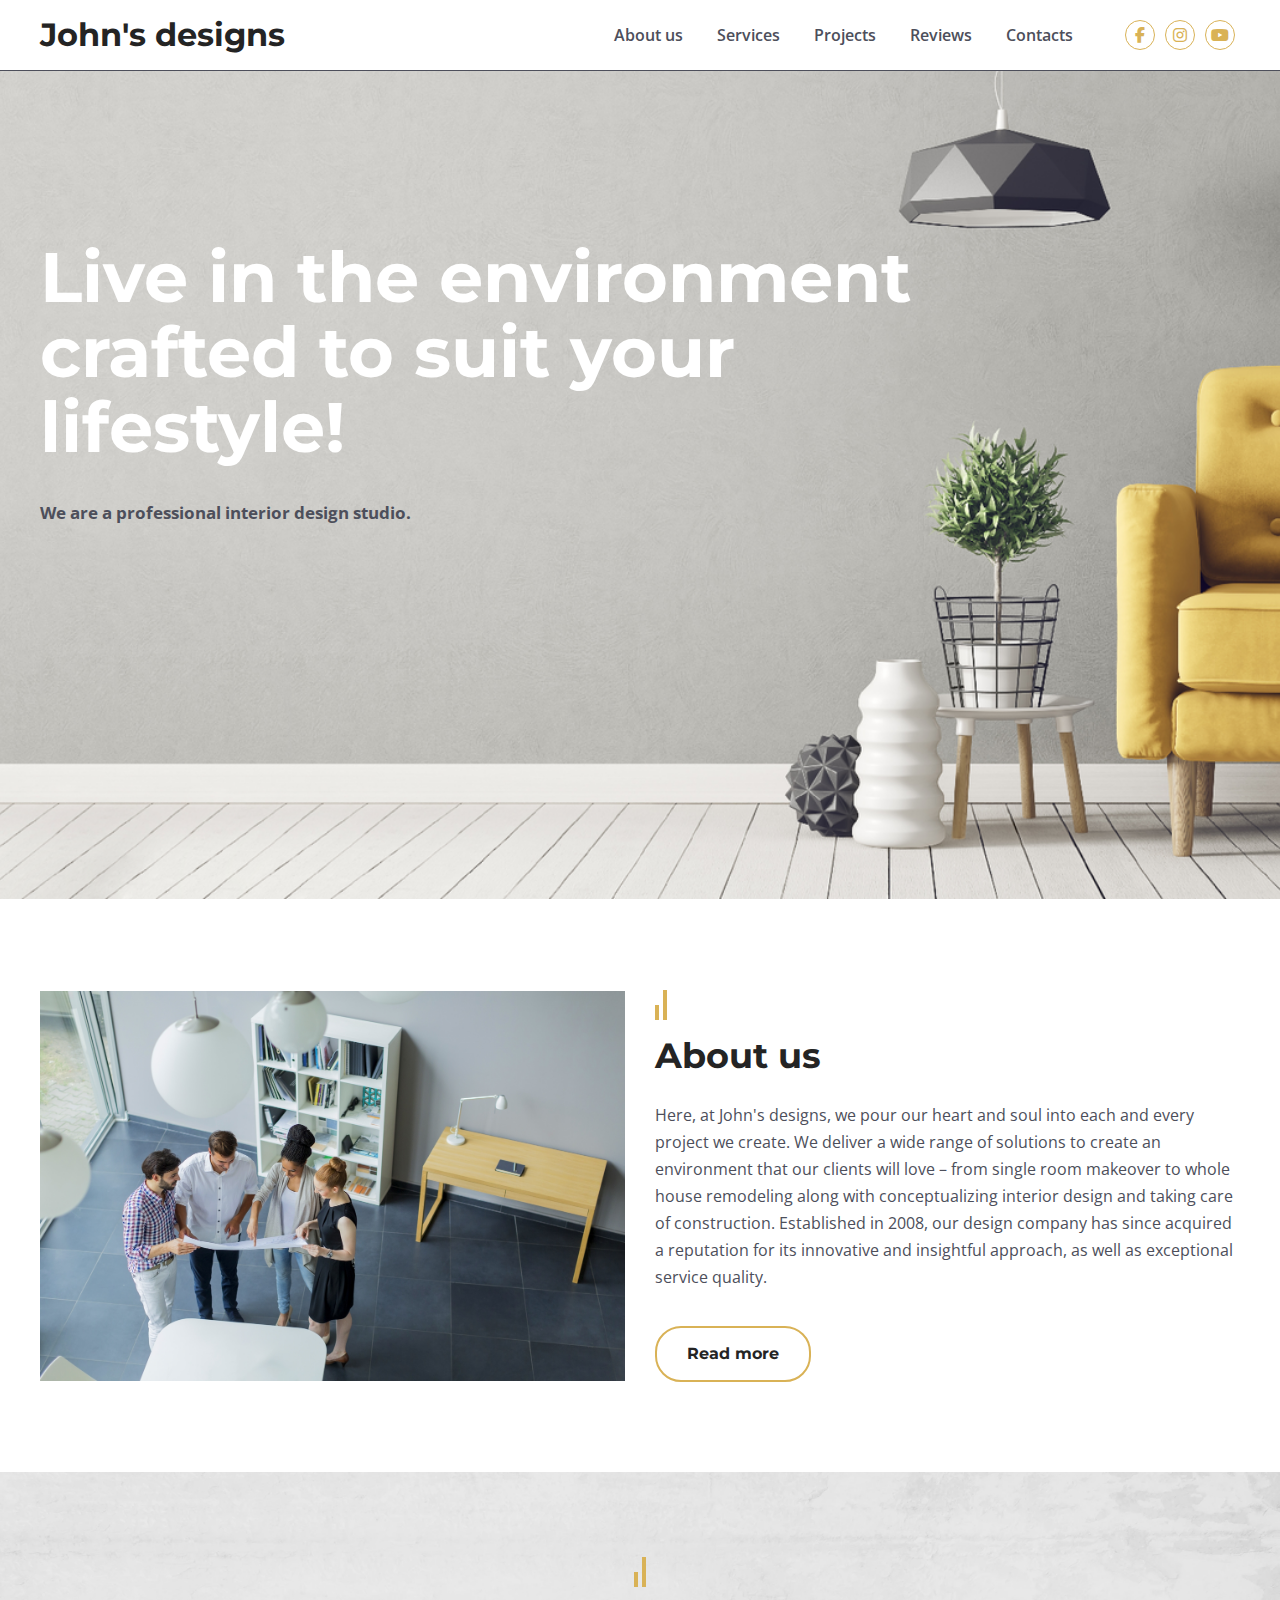
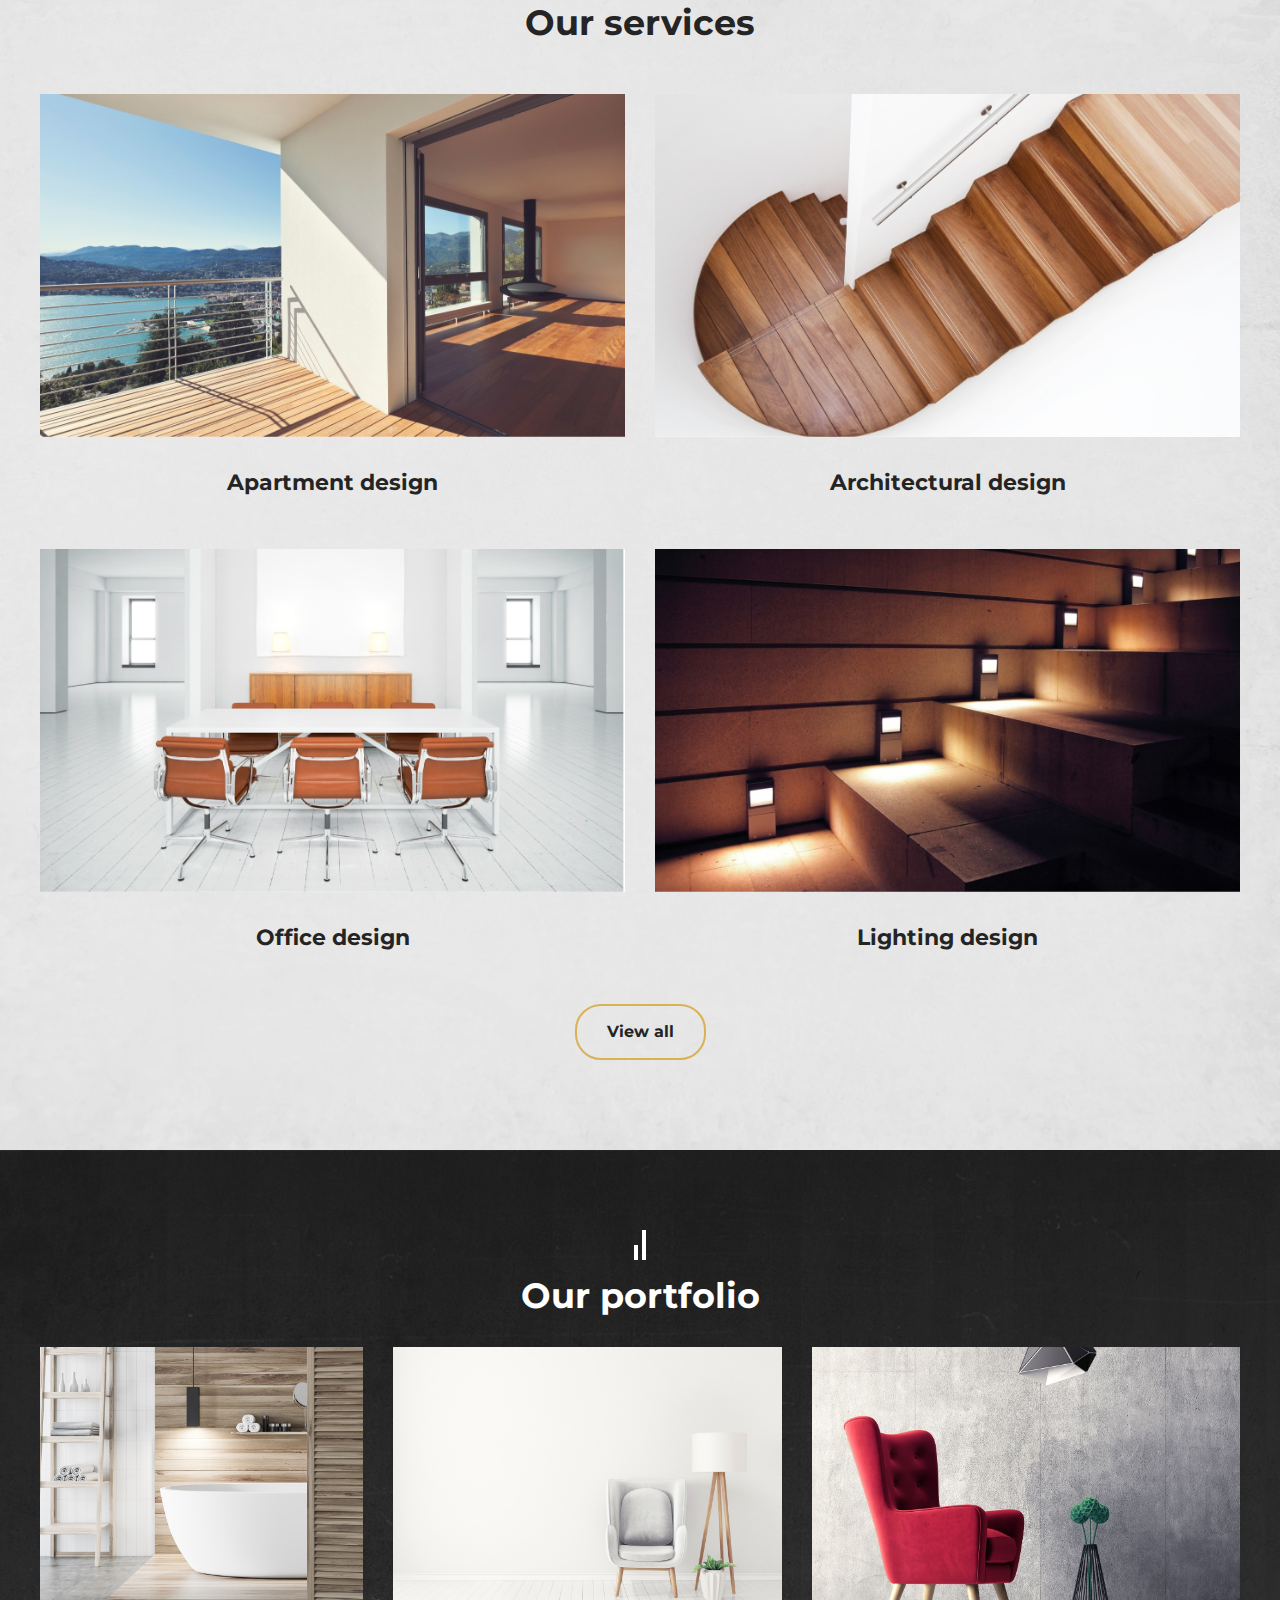
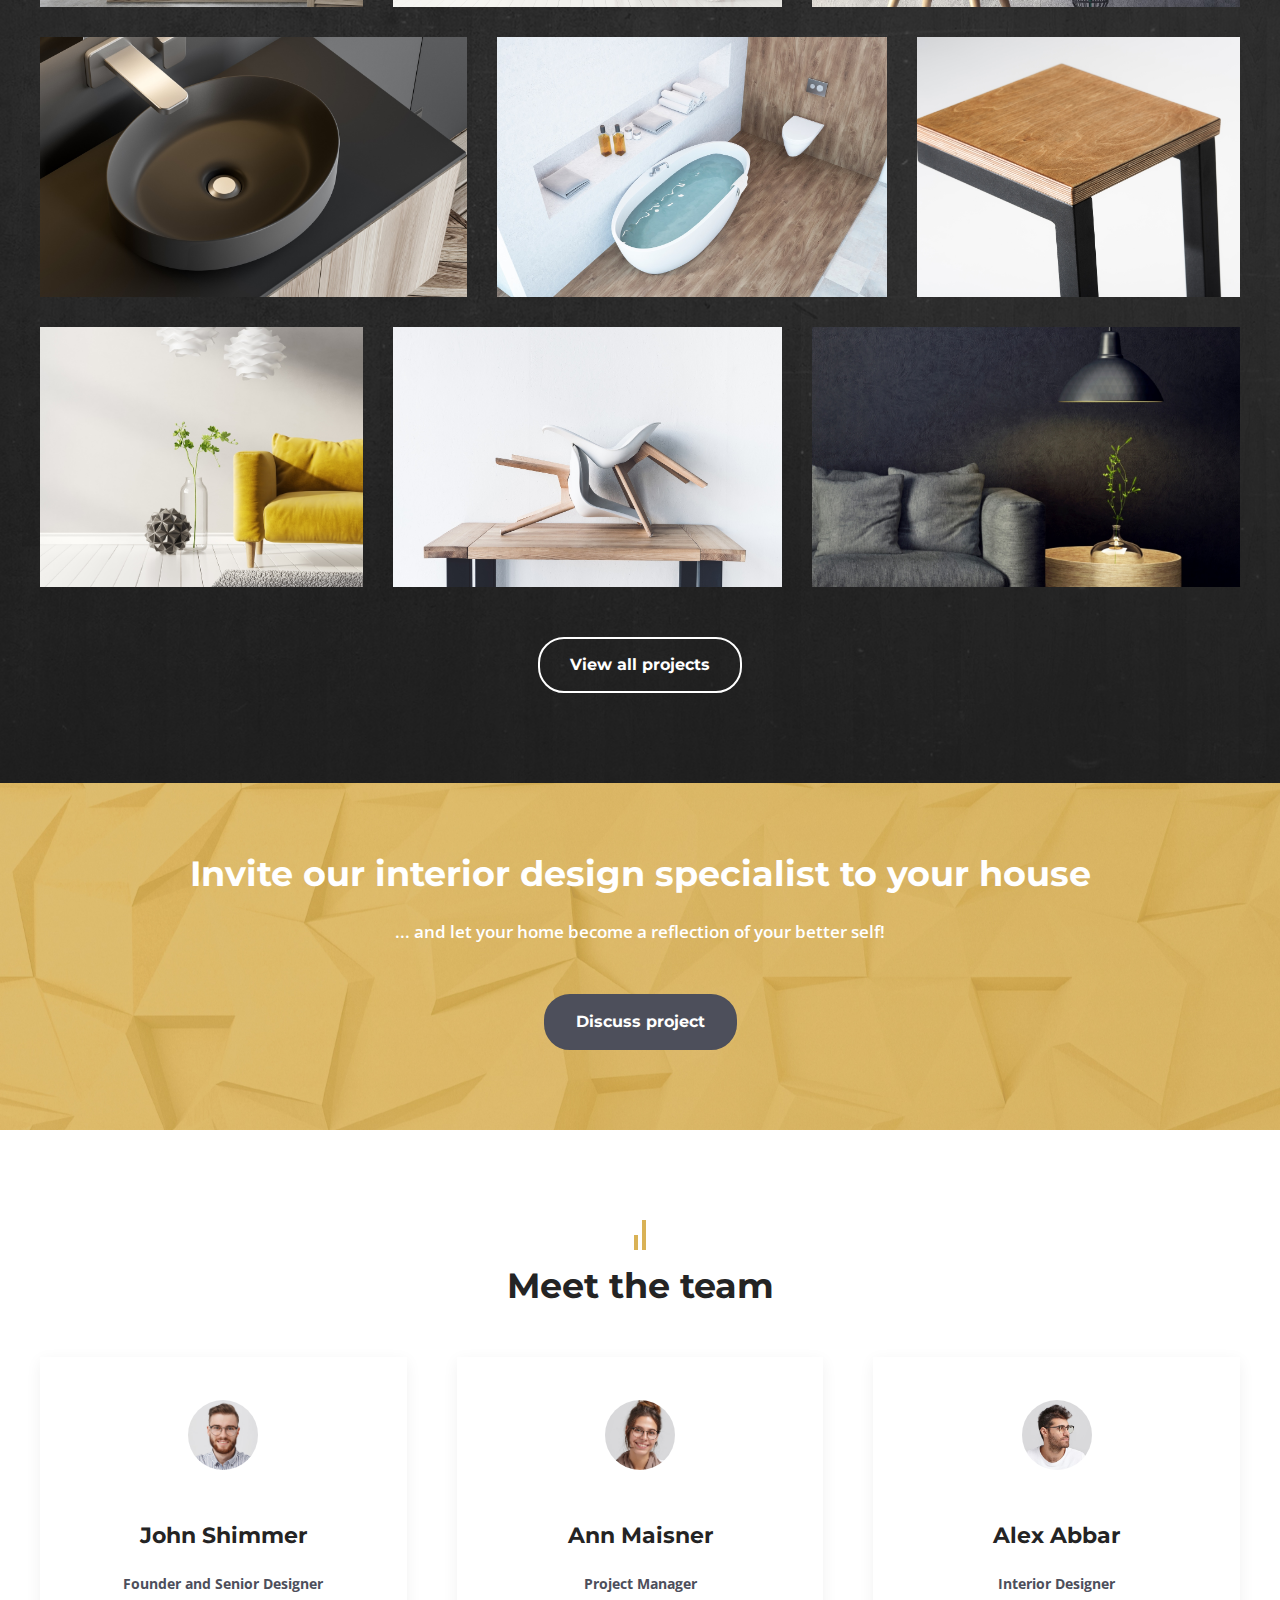
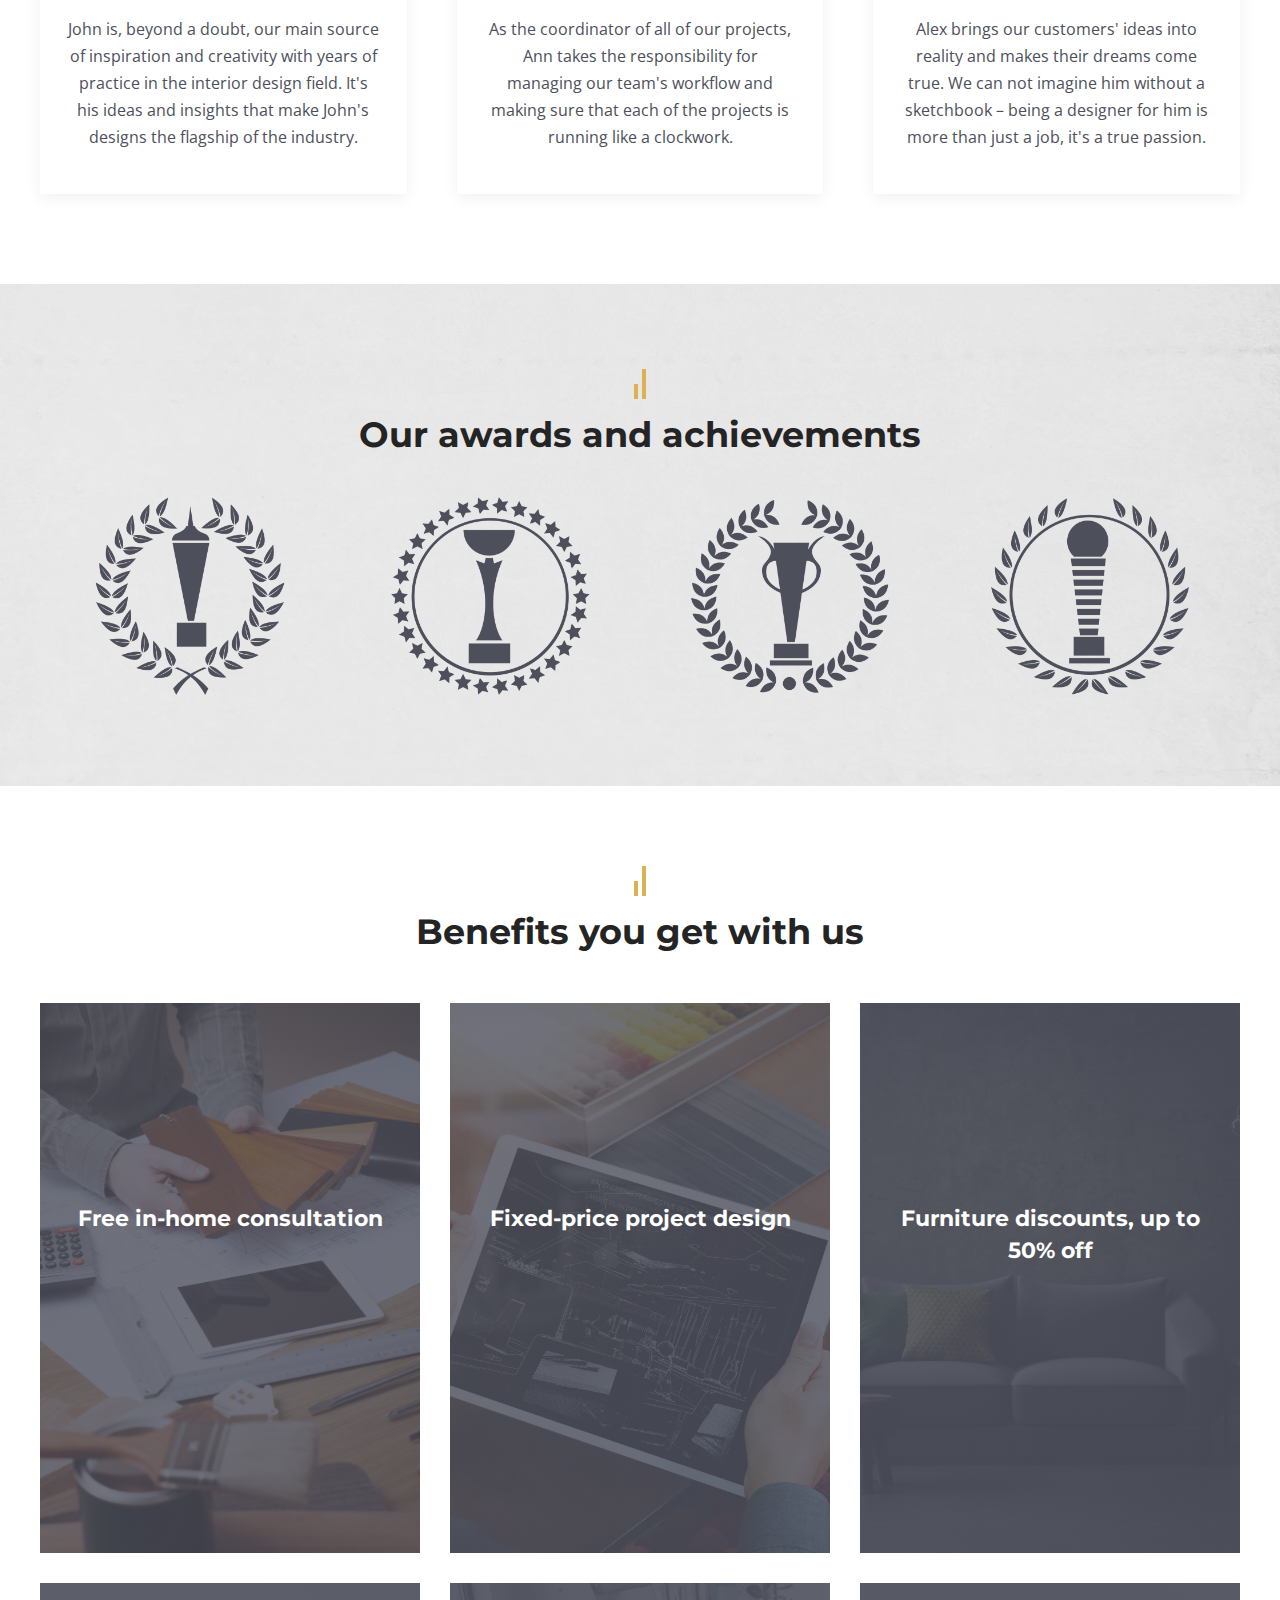
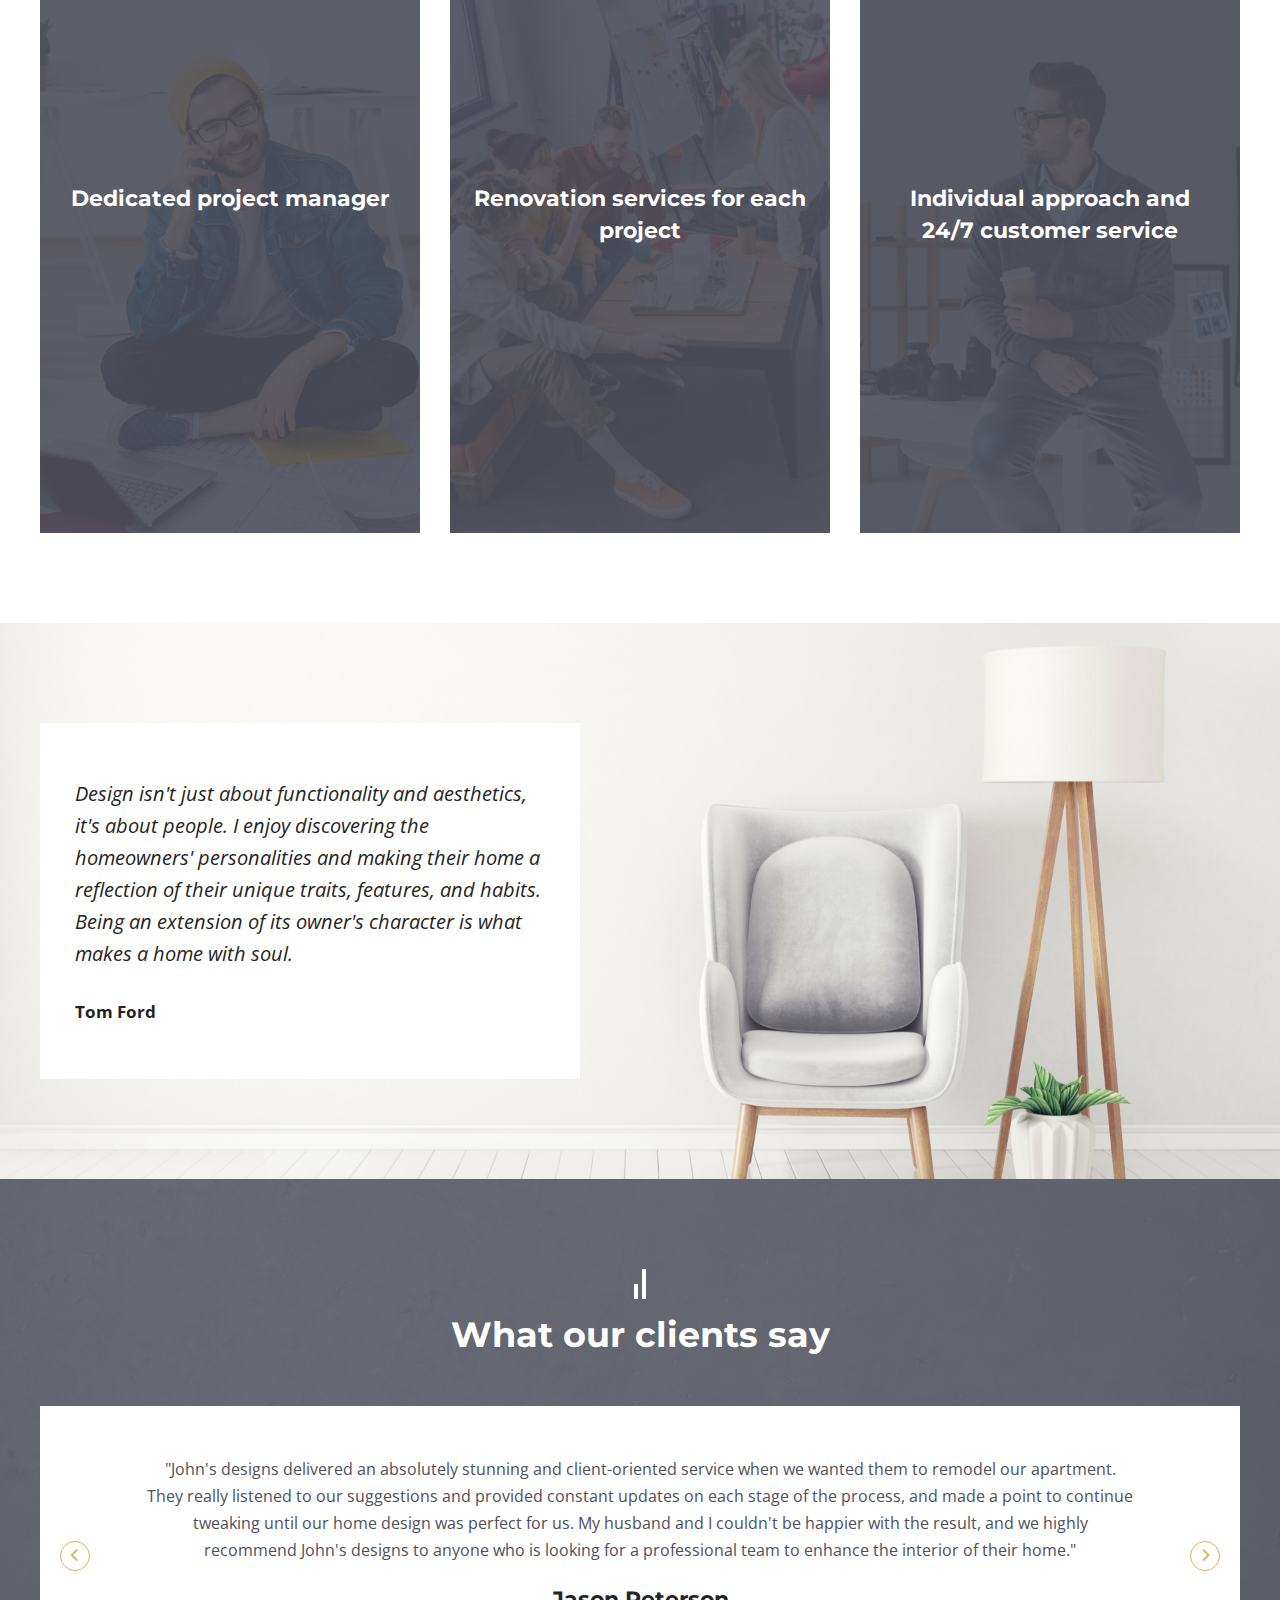
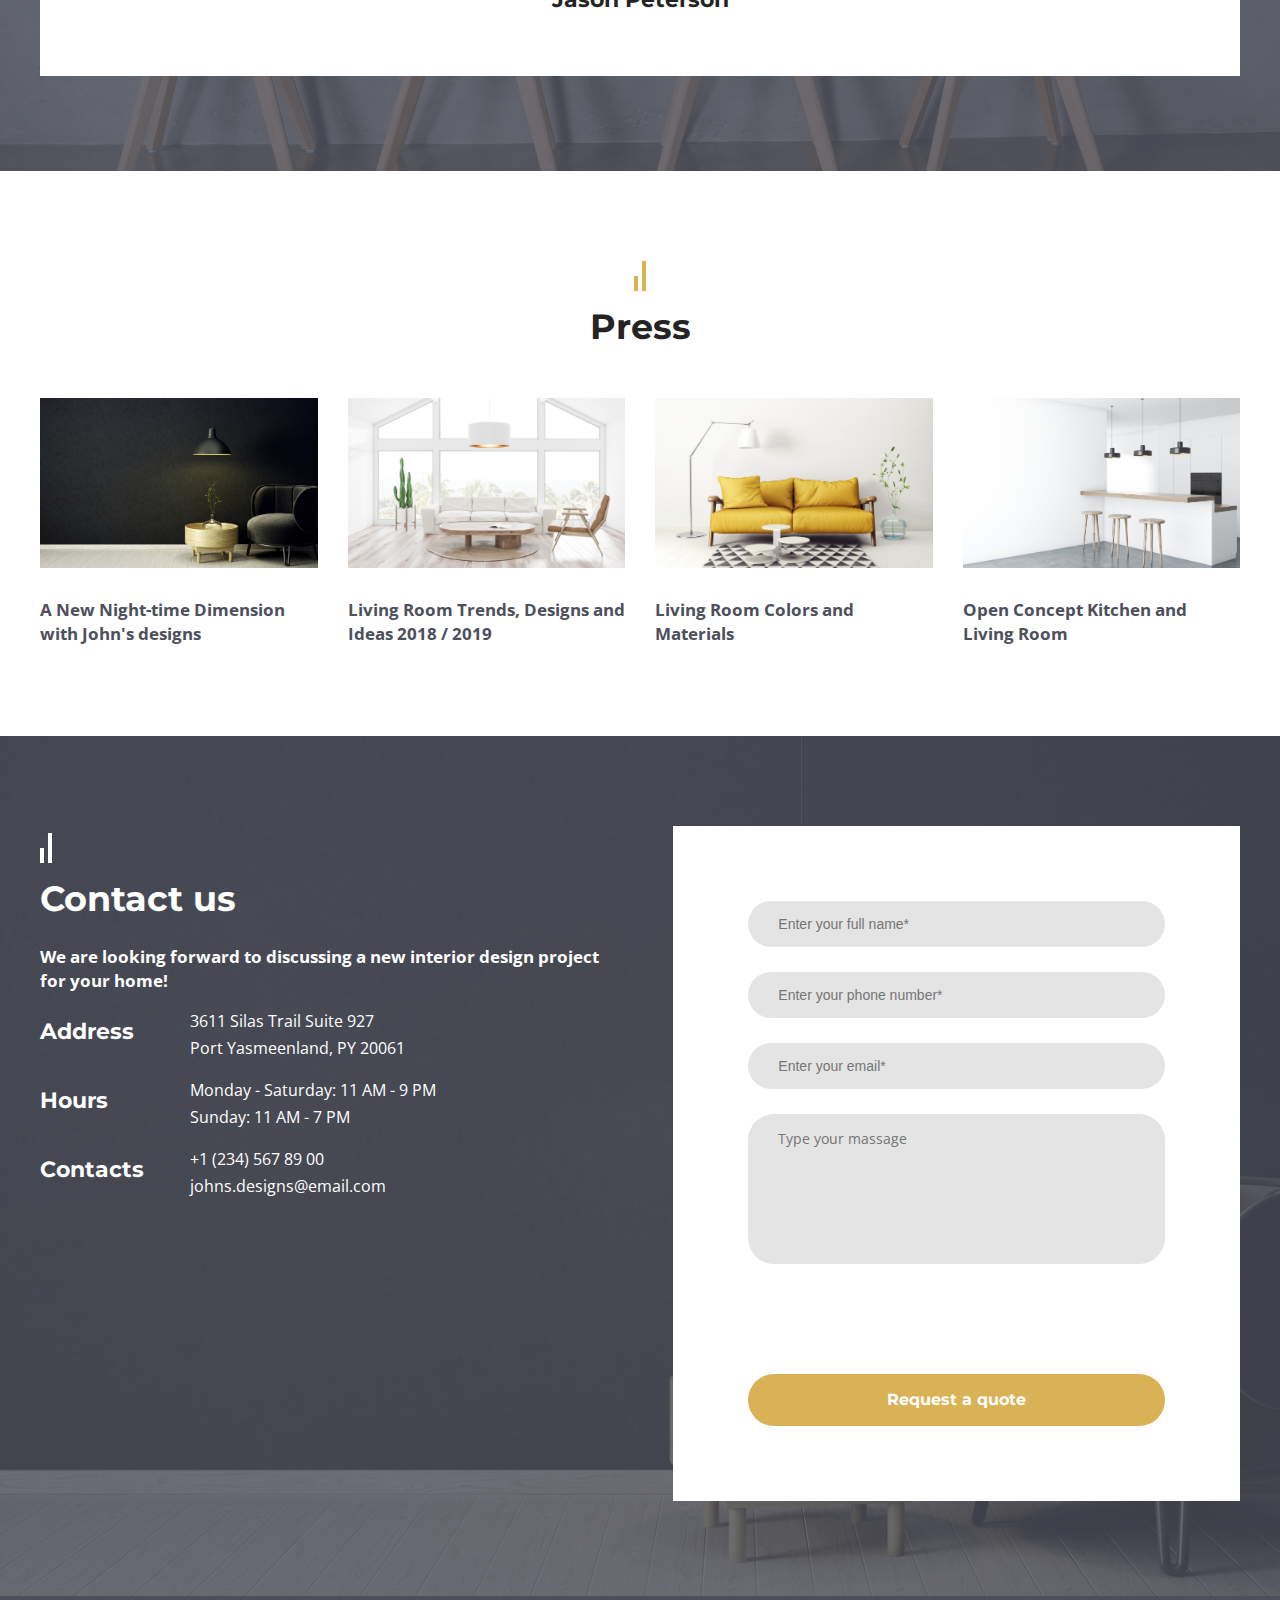
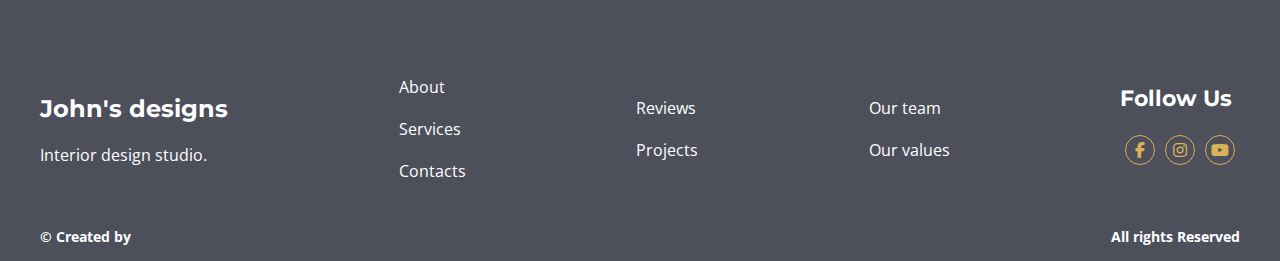
<file: index.html>
<!DOCTYPE html>
<html lang="en">

<head>
  <meta charset="UTF-8" />
  <meta http-equiv="X-UA-Compatible" content="IE=edge" />
  <meta name="viewport" content="width=device-width, initial-scale=1.0" />
  <title>Interior designer</title>
  <link rel="icon" type="image/png"
    href="https://res2.weblium.site/res/5cb9c36ac3fd82002369e514/5d91f0346ad93d0026df1bdc_optimized">
  <link rel="stylesheet" href="https://cdnjs.cloudflare.com/ajax/libs/font-awesome/6.1.1/css/all.min.css">
  <link rel="stylesheet" href="css/index.css" />

</head>

<body>
  <header class="header">
    <nav class="navigation">
      <div class="container">
        <div class="navigation-logo"><a href="#">John's designs</a>
          <div class="navigation-burger"><span></span></div>
        </div>
        <div class="navigation-wrapper">
          <div class="navigation-menu">
            <a class="navigation-menu-item" href="about.html">About us</a>
            <a class="navigation-menu-item" href="services.html">Services</a>
            <a class="navigation-menu-item" href="projects.html">Projects</a>
            <a class="navigation-menu-item" href="reviews.html">Reviews</a>
            <a class="navigation-menu-item" href="contacts.html">Contacts</a>
          </div>
          <div class="navigation-social">
            <a href="https://www.facebook.com" target="_blank">
              <div class="navigation-icon"><i class="fa-brands fa-facebook-f"></i></div>
            </a>
            <a href="https://www.instagram.com" target="_blank">
              <div class="navigation-icon"><i class="fa-brands fa-instagram"></i></div>
            </a>
            <a href="https://www.youtube.com" target="_blank">
              <div class="navigation-icon"><i class="fa-brands fa-youtube"></i></div>
            </a>
          </div>
        </div>
      </div>
    </nav>
    <div class="banner">
      <div class="banner-inner container">
        <h1 class="banner-title">
          Live in the environment crafted to suit your lifestyle!
        </h1>
        <h4 class="banner-subtitle">
          We are a professional interior design studio.
        </h4>
      </div>
    </div>
  </header>
  <main>
    <section class="about container">
      <div class="about-image"><img src="img/index/about.jfif" alt="ours photo" /></div>
      <div class="about-content">
        <div class="title-decor">
          <div class="decor-line"></div>
          <div class="decor-line"></div>
        </div>
        <h2 class="about-title">About us</h2>
        <p class="about-description">
          Here, at John's designs, we pour our heart and soul into each and
          every project we create. We deliver a wide range of solutions to
          create an environment that our clients will love – from single room
          makeover to whole house remodeling along with conceptualizing interior
          design and taking care of construction. Established in 2008, our
          design company has since acquired a reputation for its innovative and
          insightful approach, as well as exceptional service quality.
        </p>
        <div class="about-btn button"><a href="about.html">Read more</a></div>
      </div>
    </section>
    <section class="services">
      <div class="services-wrapper container">
        <div class="title-decor">
          <div class="decor-line"></div>
          <div class="decor-line"></div>
        </div>
        <h2 class="services-title">Our services</h2>
        <div class="services-inner">
          <div class="services-item">
            <div class="services-image"><img src="img/index/services_apartment.jpg" alt="apartment design" /></div>
            <h3 class="services-image-title">Apartment design</h3>
          </div>
          <div class="services-item">
            <div class="services-image"><img src="img/index/services_architectural.jpg" alt="architectural design" />
            </div>
            <h3 class="services-image-title">Architectural design</h3>
          </div>
        </div>
        <div class="services-inner">
          <div class="services-item">
            <div class="services-image"><img src="img/index/services_office.jpg" alt="office design" /></div>
            <h3 class="services-image-title">Office design</h3>
          </div>
          <div class="services-item">
            <div class="services-image"><img src="img/index/services_lighting.jpg" alt="lighting design" /></div>
            <h3 class="services-image-title">Lighting design</h3>
          </div>
        </div>
        <div class="services-btn button"><a href="services.html">View all</a></div>
      </div>
      </div>
    </section>
    <section class="portfolio">
      <div class="portfolio-wrapper container">
        <div class="title-decor">
          <div class="decor-line"></div>
          <div class="decor-line"></div>
        </div>
        <h2 class="portfolio-title">Our portfolio</h2>
        <div class="portfolio-inner">
          <div class="portfolio-image"><img src="img/index/portfolio1.jfif" alt="portfolio photo" /></div>
          <div class="portfolio-image"><img src="img/index/poftfolio2.jfif" alt="portfolio photo" /></div>
          <div class="portfolio-image"><img src="img/index/portfolio3.jfif" alt="portfolio photo" /></div>
          <div class="portfolio-image"><img src="img/index/portfolio4.jfif" alt="portfolio photo" /></div>
          <div class="portfolio-image"><img src="img/index/portfolio5.jfif" alt="portfolio photo" /></div>
          <div class="portfolio-image"><img src="img/index/portfolio6.jfif" alt="portfolio photo" /></div>
          <div class="portfolio-image"><img src="img/index/portfolio7.jfif" alt="portfolio photo" /></div>
          <div class="portfolio-image"><img src="img/index/portfolio8.jfif" alt="portfolio photo" /></div>
          <div class="portfolio-image"><img src="img/index/portfolio9.jpg" alt="portfolio photo" /></div>
        </div>
        <div class="portfolio-btn button"><a href="projects.html">View all projects</a></div>
    </section>
    <section class="discuss">
      <div class="discuss-wrapper container">
        <h2 class="discuss-title">
          Invite our interior design specialist to your house
        </h2>
        <h4 class="discuss-subtitle">
          ... and let your home become a reflection of your better self!
        </h4>
        <div class="discuss-btn button"><a href="#discuss">Discuss project</a></div>
      </div>
    </section>
    <section class="team container" id="team">
      <div class="title-decor">
        <div class="decor-line"></div>
        <div class="decor-line"></div>
      </div>
      <h2 class="team-title">Meet the team</h2>
      <div class="team-cards">
        <div class="team-card">
          <div class="team-card-photo"><img src="img/index/team_john.jpg" alt="John Shimmer"></div>
          <h3 class="team-card-title">John Shimmer</h3>
          <h4 class="team-card-subtitle">Founder and Senior Designer</h4>
          <p class="team-card-description">John is, beyond a doubt, our main source of inspiration and creativity with
            years of practice in the interior design field. It's his ideas and insights that make John's designs the
            flagship of the industry.</p>
        </div>
        <div class="team-card">
          <div class="team-card-photo"><img src="img/index/team_ann.jpg" alt="Ann Maisner"></div>
          <h3 class="team-card-title">Ann Maisner</h3>
          <h4 class="team-card-subtitle">Project Manager</h4>
          <p class="team-card-description">As the coordinator of all of our projects, Ann takes the responsibility for
            managing our team's workflow and making sure that each of the projects is running like a clockwork.</p>
        </div>
        <div class="team-card">
          <div class="team-card-photo"><img src="img/index/team_alex.jpg" alt="Alex Abbar"></div>
          <h3 class="team-card-title">Alex Abbar</h3>
          <h4 class="team-card-subtitle">Interior Designer</h4>
          <p class="team-card-description">Alex brings our customers' ideas into reality and makes their dreams come
            true.
            We can not imagine him without a sketchbook – being a designer for him is more than just a job, it's a true
            passion.</p>
        </div>
      </div>
    </section>
    <section class="awards">
      <div class="awards-wrapper container">
        <div class="title-decor">
          <div class="decor-line"></div>
          <div class="decor-line"></div>
        </div>
        <h2 class="awards-title">Our awards and achievements</h2>
        <div class="awards-inner">
          <div class="awards-image"><img src="img/index/awards1.png" alt="award image"></div>
          <div class="awards-image"><img src="img/index/awards2.png" alt="award image"></div>
          <div class="awards-image"><img src="img/index/awards3.png" alt="award image"></div>
          <div class="awards-image"><img src="img/index/awards4.png" alt="award image"></div>
        </div>
    </section>
    <section class="benefits container">
      <div class="title-decor">
        <div class="decor-line"></div>
        <div class="decor-line"></div>
      </div>
      <h2 class="benefits-title">Benefits you get with us</h2>
      <div class="benefits-cards">
        <div class="benefits-card">
          <h3 class="benefits-card-title">Free in-home consultation</h3>
          <p class="benefits-card-description">Here, at John's designs, we aim to provide our clients with the best
            interior solutions, both in terms of aesthetics and functionality, while meeting every taste and budget.</p>
        </div>
        <div class="benefits-card">
          <h3 class="benefits-card-title">Fixed-price project design</h3>
          <p class="benefits-card-description">With our custom single-sum contract, you'll know your design total costs
            precisely – before we even start working on your project.</p>
        </div>
        <div class="benefits-card">
          <h3 class="benefits-card-title">Furniture discounts, up to 50% off</h3>
          <p class="benefits-card-description">Becoming our customer, you will get access to our VIP trade discounts and
            special offers. These exclusive deals allow you to save up to 50% on household furniture purchases.</p>
        </div>
        <div class="benefits-card">
          <h3 class="benefits-card-title">Dedicated project manager</h3>
          <p class="benefits-card-description">One of our experienced project managers will be personally responsible
            for
            your design process, keeping an eye on it and orchestrating its progress.</p>
        </div>
        <div class="benefits-card">
          <h3 class="benefits-card-title">Renovation services for each project</h3>
          <p class="benefits-card-description">Whether you need to redesign your residential home or a commercial space
            interior, we have the most skillful, time-proved contractors at your service.</p>
        </div>
        <div class="benefits-card">
          <h3 class="benefits-card-title">Individual approach and 24/7 customer service</h3>
          <p class="benefits-card-description">We provide customer support at each stage of your project and ensure that
            your expectations will be totally met. Our project coordinator will carefully select the designer. </p>
        </div>
      </div>
    </section>
    <section class="quote">
      <div class="quote-wrapper container">
        <div class="quote-card">
          <p class="quote-text">Design isn't just about functionality and aesthetics,
            it's about people. I enjoy discovering the
            homeowners' personalities and making their home a reflection of their unique traits, features, and habits.
            Being
            an
            extension of its owner's character is what makes a home with soul.</p>
          <h4 class="quote-signature">Tom Ford</h4>
        </div>
      </div>
    </section>
    <section class="reviews">
      <div class="reviews-wrapper container">
        <div class="title-decor">
          <div class="decor-line"></div>
          <div class="decor-line"></div>
        </div>
        <h2 class="reviews-title">What our clients say</h2>
        <div class="reviews-cards">
          <button class="btn btn-prev"><i class="fa-solid fa-chevron-left"></i></button>
          <div class="reviews-card">
            <p class="reviews-card-description">"John's designs delivered an absolutely stunning and client-oriented
              service when we wanted them to remodel our
              apartment. They really listened to our suggestions and provided constant updates on each stage of the
              process, and made
              a point to continue tweaking until our home design was perfect for us.
              My husband and I couldn't be happier with the result, and we highly recommend John's designs to anyone
              who
              is looking
              for a professional team to enhance the interior of their home."</p>
            <h3 class="reviews-card-signature">Jason Peterson</h3>
          </div>
          <div class="reviews-card">
            <p class="reviews-card-description">"I stumbled upon their portfolio online while looking for the
              professional
              assistance to redecorate our office. I've
              seen some neat ideas in it and decided to email and ask John if he wouldn't mind answering some
              questions
              for us. We met
              and, after taking a look around our working environment, he made some great suggestions on how to
              optimize
              our office
              space and make it more comfortable. I highly encourage anyone looking for a professional interior
              designer
              to meet him."</p>
            <h3 class="reviews-card-signature">Christian Myers</h3>
          </div>
          <div class="reviews-card">
            <p class="reviews-card-description">"John was a great help to transform the vision we had for our new home
              into reality. He had some mind-blowing,
              out-of-the-box ideas for our project, while still maintaining functionality and elegance. He was also
              incredibly patient
              and attentive to our suggestions. There were so many details to keep in mind that we wouldn't have been
              able
              to get the
              work done without his input. We are so excited about what he did in our house and would certainly
              recommend
              his services
              to anyone."</p>
            <h3 class="reviews-card-signature">Katherine Jenkins</h3>
          </div>
          <button class="btn btn-next">
            <i class="fa-solid fa-chevron-right"></i>
          </button>
        </div>
    </section>
    <section class="press container">
      <div class="title-decor">
        <div class="decor-line"></div>
        <div class="decor-line"></div>
      </div>
      <h2 class="press-title">Press</h2>
      <div class="press-inner">
        <div class="press-item">
          <div class="press-image"><img src="img/index/press1.jfif" alt="photo press" /></div>
          <h4 class="press-image-subtitle">A New Night-time Dimension with John's designs</h4>
        </div>

        <div class="press-item">
          <div class="press-image"><img src="img/index/press2.jfif" alt="photo press" /></div>
          <h4 class="press-image-subtitle">Living Room Trends, Designs and Ideas 2018 / 2019</h4>
        </div>
        <div class="press-item">
          <div class="press-image"><img src="img/index/press3.jfif" alt="photo press" /></div>
          <h4 class="press-image-subtitle">Living Room Colors and Materials</h4>
        </div>
        <div class="press-item">
          <div class="press-image"><img src="img/index/press4.jfif" alt="photo press" /></div>
          <h4 class="press-image-subtitle">Open Concept Kitchen and Living Room</h4>
        </div>
      </div>
    </section>
    <section class="contact" id="discuss">
      <div class="contact-wrapper container">
        <div class="contact-content">
          <div class="title-decor">
            <div class="decor-line"></div>
            <div class="decor-line"></div>
          </div>
          <h2 class="contact-title">Contact us</h2>
          <h4 class="contact-subtitle">We are looking forward to discussing a new interior design project for your home!
          </h4>
          <div class="data-inner">
            <h3 class="data-title">Address</h3>
            <div class="data-text">
              <span>3611 Silas Trail Suite 927</span>
              <span>Port Yasmeenland, PY 20061</span>
            </div>
          </div>
          <div class="data-inner">
            <h3 class="data-title">Hours</h3>
            <div class="data-text">
              <span>Monday - Saturday: 11 AM - 9 PM</span>
              <span>Sunday: 11 AM - 7 PM</span>
            </div>
          </div>
          <div class="data-inner">
            <h3 class="data-title">Contacts</h3>
            <div class="data-text">
              <a href="tel:12345678900">+1 (234) 567 89 00</a>
              <a href="mailto:johns.designs@email.com">johns.designs@email.com</a>
            </div>
          </div>
          <div class="contact-map"><iframe
              src="https://www.google.com/maps/embed?pb=!1m18!1m12!1m3!1d2483.2055140955995!2d-0.1342007!3d51.5094455!2m3!1f0!2f0!3f0!3m2!1i1024!2i768!4f13.1!3m3!1m2!1s0x487604d159bc6ebf%3A0x6e8394aee3a1a80d!2s24-36%20Regent%20St.%2C%20St.%20James&#39;s%2C%20London%20SW1Y%204QF%2C%20UK!5e0!3m2!1sen!2sua!4v1655129766977!5m2!1sen!2sua"></iframe>
          </div>
        </div>
        <form class="contact-form" action="https://formspree.io/f/xqknnrov" method="post">
          <input type="text" placeholder="Enter your full name*" required>
          <input type="tel" placeholder="Enter your phone number*" required>
          <input type="email" placeholder="Enter your email*" required>
          <textarea placeholder="Type your massage"></textarea>
          <div class="contact-form-status"></div>
          <input class="button" type="submit" value="Request a quote">
        </form>
      </div>
    </section>
  </main>
  <footer class="footer">
    <div class="footer-top container">
      <div class="footer-inner">
        <a class="footer-logo" href="#">John's designs</a>
        <span class="footer-text">Interior design studio.</span>
      </div>
      <div class="footer-inner">
        <a class="footer-menu-item" href="about.html">About</a>
        <a class="footer-menu-item" href="services.html">Services</a>
        <a class="footer-menu-item" href="contacts.html">Contacts</a>
      </div>
      <div class="footer-inner">
        <a class="footer-menu-item" href="reviews.html">Reviews</a>
        <a class="footer-menu-item" href="projects.html">Projects</a>
      </div>
      <div class="footer-inner">
        <a class="footer-menu-item" href="index.html#team">Our team</a>
        <a class="footer-menu-item" href="about.html#values">Our values</a>
      </div>
      <div class="footer-inner">
        <h3 class="footer-title">Follow Us</h3>
        <div class="footer-socials">
          <a href="https://www.facebook.com" target="_blank">
            <div class="footer-icon"><i class="fa-brands fa-facebook-f"></i></div>
          </a>
          <a href="https://www.instagram.com" target="_blank">
            <div class="footer-icon"><i class="fa-brands fa-instagram"></i></div>
          </a>
          <a href="https://www.youtube.com" target="_blank">
            <div class="footer-icon"><i class="fa-brands fa-youtube"></i></div>
          </a>
        </div>
      </div>
    </div>
    <div class="footer-bottom container">
      <span class="footer-copy">© Created by</span>
      <span class="footer-copy">All rights Reserved</span>
    </div>
  </footer>
  <script src="js/burger-menu.js"></script>
  <script src="js/reviews-slider.js"></script>
  <script src="js/contact-form.js"></script>
</body>

</html>
</file>
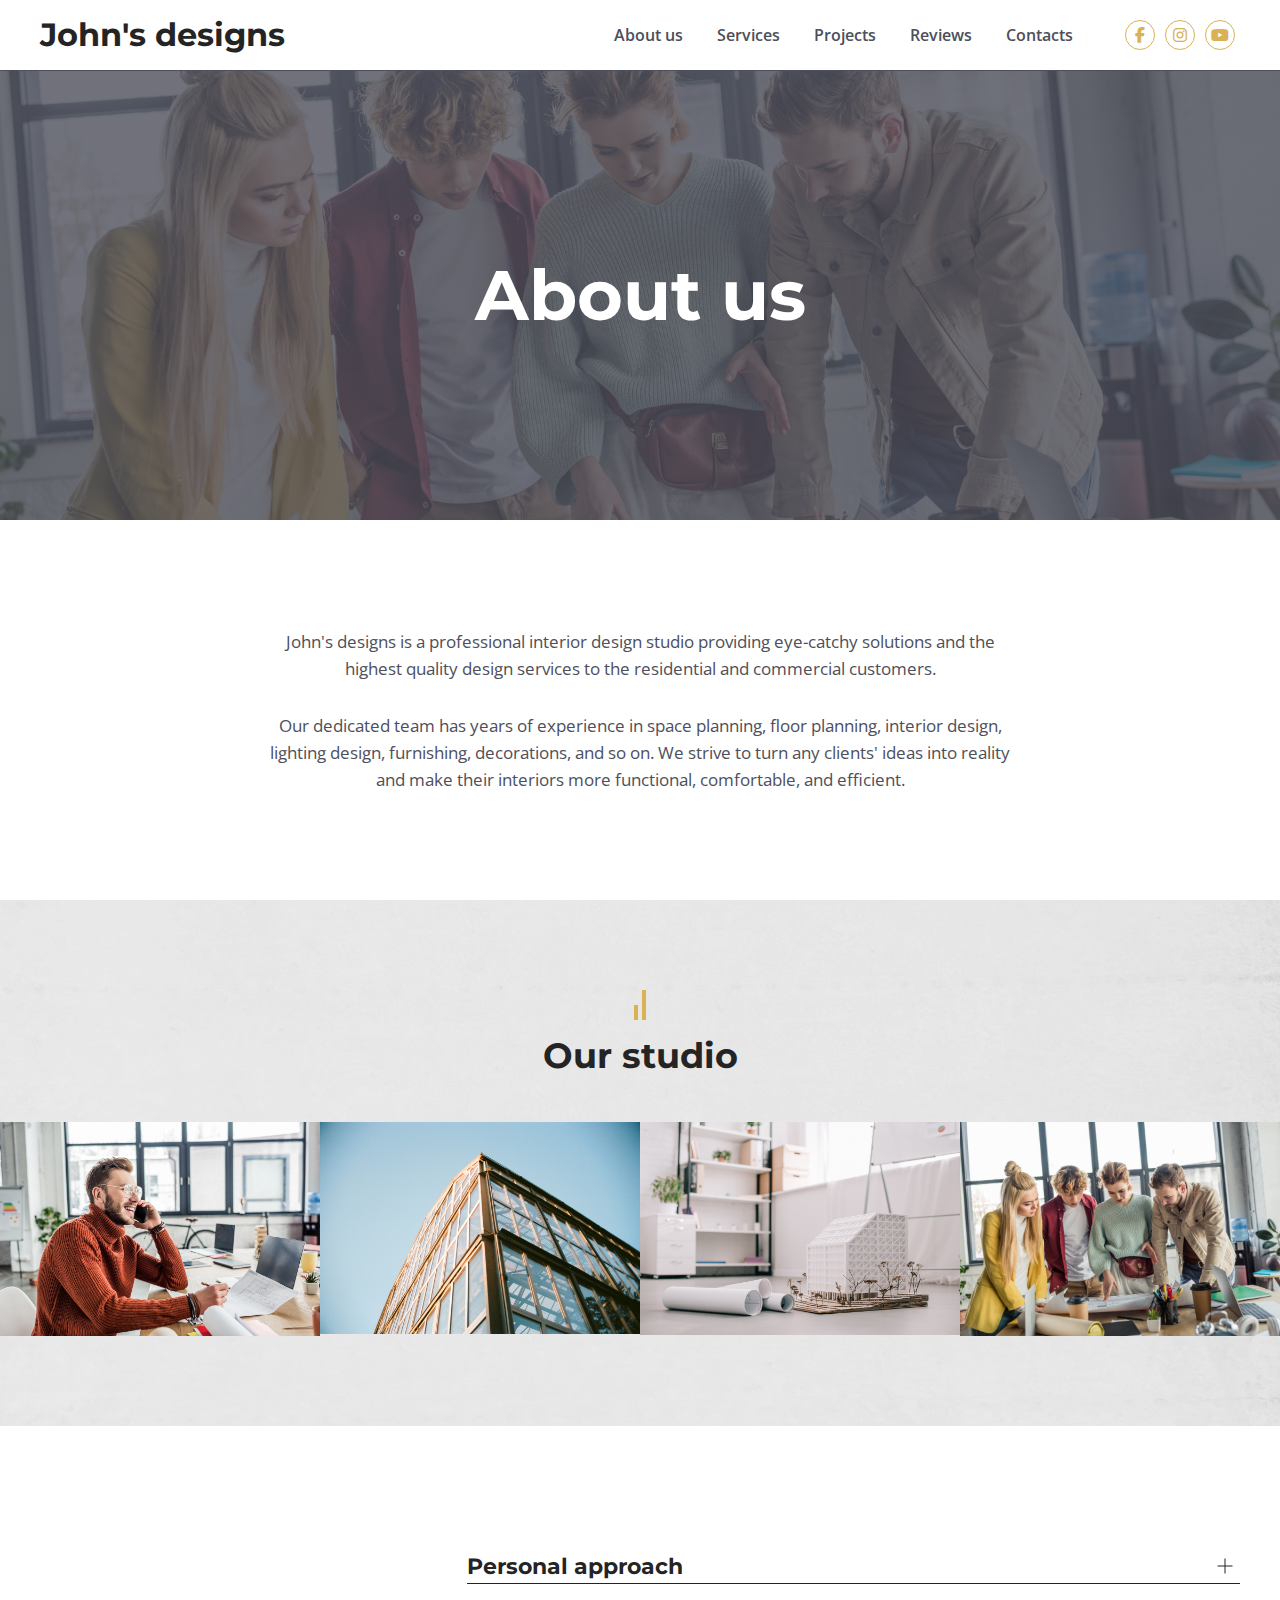
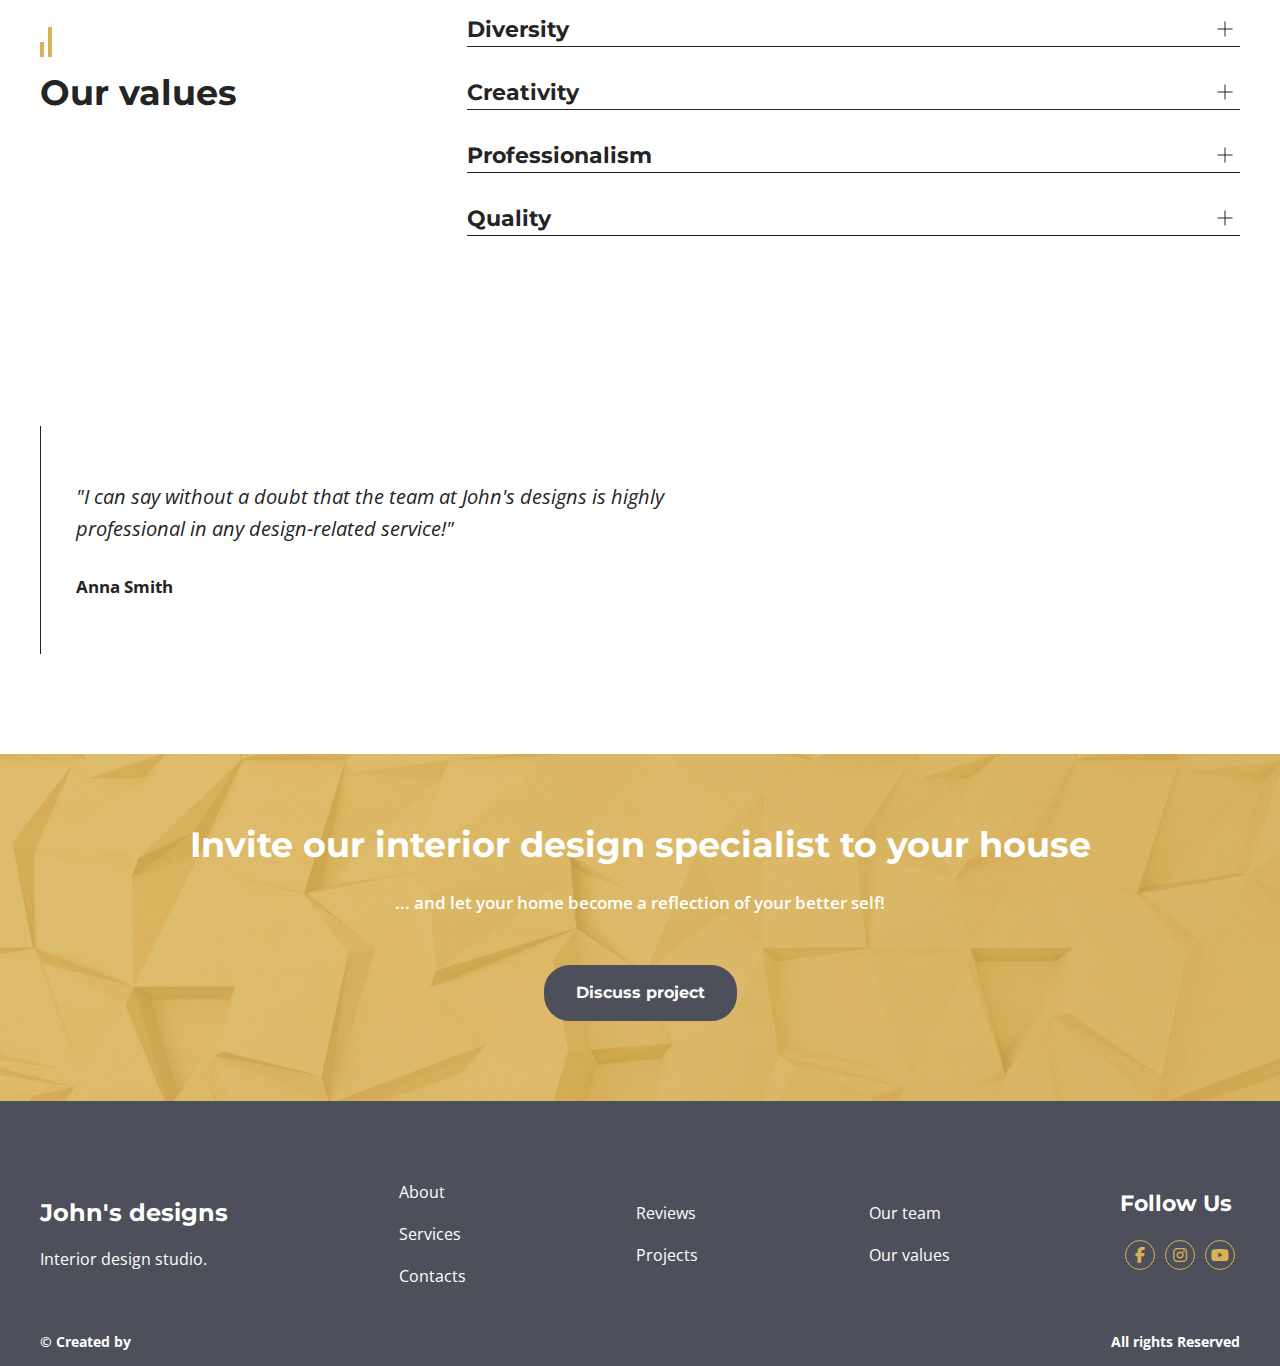
<file: about.html>
<!DOCTYPE html>
<html lang="en">

<head>
    <meta charset="UTF-8" />
    <meta http-equiv="X-UA-Compatible" content="IE=edge" />
    <meta name="viewport" content="width=device-width, initial-scale=1.0" />
    <title>About me</title>
    <link rel="icon" type="image/png"
        href="https://res2.weblium.site/res/5cb9c36ac3fd82002369e514/5d91f0346ad93d0026df1bdc_optimized">
    <link rel="stylesheet" href="https://cdnjs.cloudflare.com/ajax/libs/font-awesome/6.1.1/css/all.min.css">
    <link rel="stylesheet" href="css/about.css" />
</head>

<body>
    <header class="header">
        <nav class="navigation">
            <div class="container">
                <div class="navigation-logo"><a href="index.html">John's designs</a>
                    <div class="navigation-burger"><span></span></div>
                </div>
                <div class="navigation-wrapper">
                    <div class="navigation-menu">
                        <a class="navigation-menu-item" href="#">About us</a>
                        <a class="navigation-menu-item" href="services.html">Services</a>
                        <a class="navigation-menu-item" href="projects.html">Projects</a>
                        <a class="navigation-menu-item" href="reviews.html">Reviews</a>
                        <a class="navigation-menu-item" href="contacts.html">Contacts</a>
                    </div>
                    <div class="navigation-social">
                        <a href="https://www.facebook.com" target="_blank">
                            <div class="navigation-icon"><i class="fa-brands fa-facebook-f"></i></div>
                        </a>
                        <a href="https://www.instagram.com" target="_blank">
                            <div class="navigation-icon"><i class="fa-brands fa-instagram"></i></div>
                        </a>
                        <a href="https://www.youtube.com" target="_blank">
                            <div class="navigation-icon"><i class="fa-brands fa-youtube"></i></div>
                        </a>
                    </div>
                </div>
            </div>
        </nav>
        <div class="banner">
            <h1 class="banner-title container">
                About us
            </h1>
        </div>
        <div class="banner-bottom container">
            <p class="banner-text">
                John's designs is a professional interior design studio providing eye-catchy solutions and the highest
                quality design services to the residential and commercial customers.
            </p>
            <p class="banner-text">
                Our dedicated team has years of experience in space planning, floor planning, interior design, lighting
                design,
                furnishing, decorations, and so on. We strive to turn any clients' ideas into reality and make their
                interiors more
                functional, comfortable, and efficient.
            </p>
        </div>
    </header>
    <main>
        <section class="studio">
            <div class="title-decor">
                <div class="decor-line"></div>
                <div class="decor-line"></div>
            </div>
            <h2 class="studio-title">Our studio</h2>
            <div class="studio-inner">
                <div class="studio-photo">
                    <img src="img/about/studio1.jfif" alt="studio photo">
                </div>
                <div class="studio-photo">
                    <img src="img/about/studio2.jfif" alt="studio photo">
                </div>
                <div class="studio-photo">
                    <img src="img/about/studio3.jfif" alt="studio photo">
                </div>
                <div class="studio-photo">
                    <img src="img/about/about-banner.jfif" alt="studio photo">
                </div>
            </div>
        </section>
        <section class="values container" id="values">
            <div class="values-wrapper-title">
                <div class="title-decor">
                    <div class="decor-line"></div>
                    <div class="decor-line"></div>
                </div>
                <h2 class="values-title">Our values</h2>
            </div>
            <div class="values-inner">
                <div class="value-item accordion">
                    <button class="accordion-btn" aria-expanded="false">
                        <h3 class="accordion-title">Personal approach</h3>
                        <span class="accordion-icon"></span>
                    </button>
                    <p class="accordion-content" aria-hidden="true">We apply a personal approach to each
                        project, carefully listen to all the
                        clients'
                        needs, and strive to meet their
                        expectations.</p>
                </div>
                <div class="value-item accordion">
                    <button class="accordion-btn" aria-expanded="false">
                        <h3 class="accordion-title">Diversity</h3>
                        <span class="accordion-icon"></span>
                    </button>
                    <p class="accordion-content" aria-hidden="true">We work with customers on both small and
                        large-scale projects and
                        reconstructions
                        including structural changes and
                        extensions.</p>
                </div>
                <div class="value-item accordion">
                    <button class="accordion-btn" aria-expanded="false">
                        <h3 class="accordion-title">Creativity</h3>
                        <span class="accordion-icon"></span>
                    </button>
                    <p class="accordion-content" aria-hidden="true">Our creative thinking and stunning
                        visual ideas help us deliver our clients
                        unique
                        and modern interior design solutions.</p>
                </div>
                <div class="value-item accordion">
                    <button class="accordion-btn" aria-expanded="false">
                        <h3 class="accordion-title">Professionalism</h3>
                        <span class="accordion-icon"></span>
                    </button>
                    <p class="accordion-content" aria-hidden="true">Our professional team has years of
                        experience in delivering projects per your
                        requirements, on time and on budget.</p>
                </div>
                <div class="value-item accordion">
                    <button class="accordion-btn" aria-expanded="false">
                        <h3 class="accordion-title">Quality</h3>
                        <span class="accordion-icon"></span>
                    </button>
                    <p class="value-text accordion-content" aria-hidden="true">The highest quality is our pride and it
                        is above all. We pay much attention to
                        every detail to exceed clients'
                        expectations.</p>
                </div>

            </div>
        </section>
        <section class="quote">
            <div class="quote-wrapper container">
                <div class="quote-card">
                    <p class="quote-text">"I can say without a doubt that the team at John's designs is highly
                        professional
                        in any design-related service!"</p>
                    <h4 class="quote-signature">Anna Smith</h4>
                </div>
            </div>
        </section>
        <section class="discuss">
            <div class="discuss-wrapper container">
                <h2 class="discuss-title">
                    Invite our interior design specialist to your house
                </h2>
                <h4 class="discuss-subtitle">
                    ... and let your home become a reflection of your better self!
                </h4>
                <div class="discuss-btn button"><a href="index.html#discuss">Discuss project</a></div>
            </div>
        </section>
    </main>
    <footer class="footer">
        <div class="footer-top container">
            <div class="footer-inner">
                <a class="footer-logo" href="index.html">John's designs</a>
                <span class="footer-text">Interior design studio.</span>
            </div>
            <div class="footer-inner">
                <a class="footer-menu-item" href="#">About</a>
                <a class="footer-menu-item" href="services.html">Services</a>
                <a class="footer-menu-item" href="contacts.html">Contacts</a>
            </div>
            <div class="footer-inner">
                <a class="footer-menu-item" href="reviews.html">Reviews</a>
                <a class="footer-menu-item" href="projects.html">Projects</a>
            </div>
            <div class="footer-inner">
                <a class="footer-menu-item" href="index.html#team">Our team</a>
                <a class="footer-menu-item" href="about.html#values">Our values</a>
            </div>
            <div class="footer-inner">
                <h3 class="footer-title">Follow Us</h3>
                <div class="footer-socials">
                    <a href="https://www.facebook.com" target="_blank">
                        <div class="footer-icon"><i class="fa-brands fa-facebook-f"></i></div>
                    </a>
                    <a href="https://www.instagram.com" target="_blank">
                        <div class="footer-icon"><i class="fa-brands fa-instagram"></i></div>
                    </a>
                    <a href="https://www.youtube.com" target="_blank">
                        <div class="footer-icon"><i class="fa-brands fa-youtube"></i></div>
                    </a>
                </div>
            </div>
        </div>
        <div class="footer-bottom container">
            <span class="footer-copy">© Created by</span>
            <span class="footer-copy">All rights Reserved</span>
        </div>
    </footer>
    <script src="js/burger-menu.js"></script>
    <script src="js/accordion-values.js"></script>
</body>

</html>
</file>
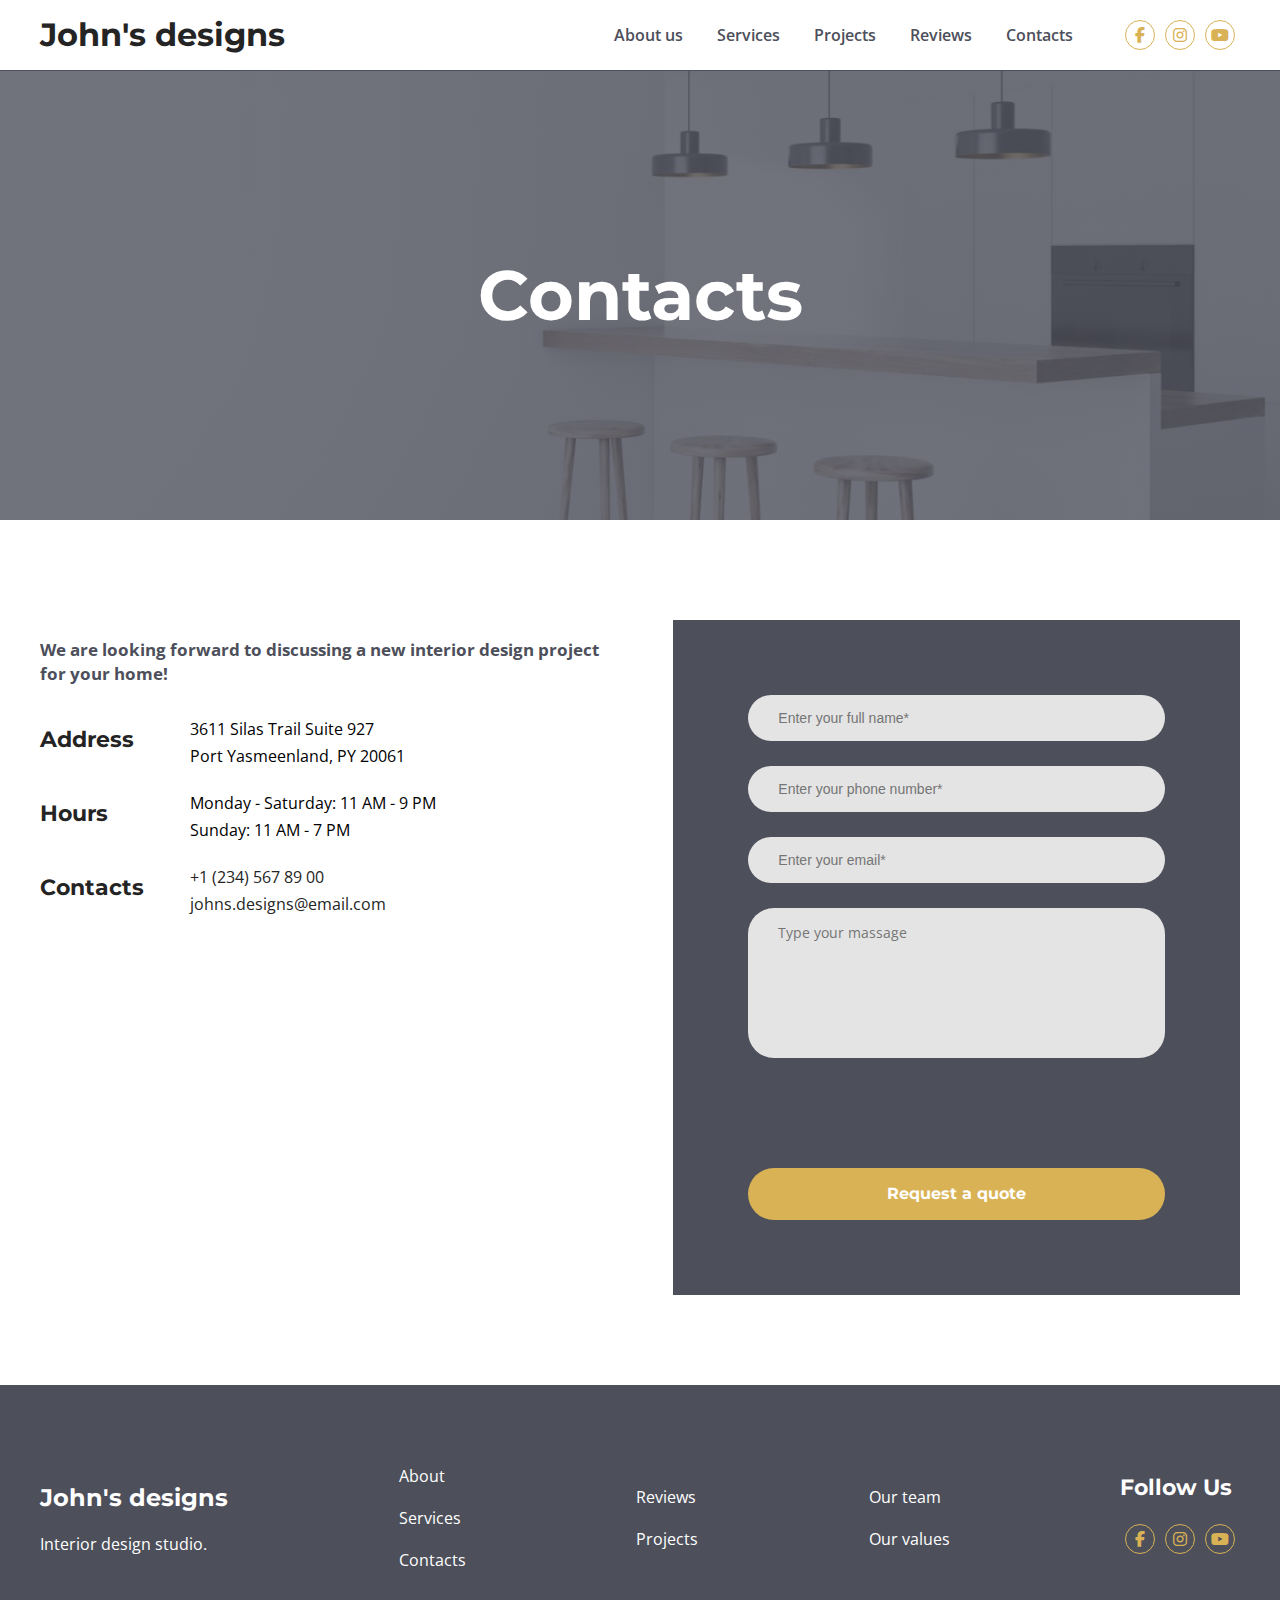
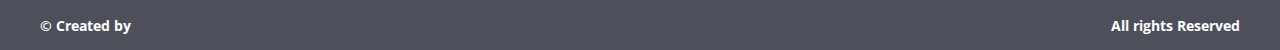
<file: contacts.html>
<!DOCTYPE html>
<html lang="en">

<head>
    <meta charset="UTF-8" />
    <meta http-equiv="X-UA-Compatible" content="IE=edge" />
    <meta name="viewport" content="width=device-width, initial-scale=1.0" />
    <title>Contacts</title>
    <link rel="icon" type="image/png"
        href="https://res2.weblium.site/res/5cb9c36ac3fd82002369e514/5d91f0346ad93d0026df1bdc_optimized">
    <link rel="stylesheet" href="https://cdnjs.cloudflare.com/ajax/libs/font-awesome/6.1.1/css/all.min.css">
    <link rel="stylesheet" href="css/contacts.css" />
</head>

<body>
    <header class="header">
        <nav class="navigation">
            <div class="container">
                <div class="navigation-logo"><a href="index.html">John's designs</a>
                    <div class="navigation-burger"><span></span></div>
                </div>
                <div class="navigation-wrapper">
                    <div class="navigation-menu">
                        <a class="navigation-menu-item" href="about.html">About us</a>
                        <a class="navigation-menu-item" href="services.html">Services</a>
                        <a class="navigation-menu-item" href="projects.html">Projects</a>
                        <a class="navigation-menu-item" href="reviews.html">Reviews</a>
                        <a class="navigation-menu-item" href="#">Contacts</a>
                    </div>
                    <div class="navigation-social">
                        <a href="https://www.facebook.com" target="_blank">
                            <div class="navigation-icon"><i class="fa-brands fa-facebook-f"></i></div>
                        </a>
                        <a href="https://www.instagram.com" target="_blank">
                            <div class="navigation-icon"><i class="fa-brands fa-instagram"></i></div>
                        </a>
                        <a href="https://www.youtube.com" target="_blank">
                            <div class="navigation-icon"><i class="fa-brands fa-youtube"></i></div>
                        </a>
                    </div>
                </div>
            </div>
        </nav>
        <div class="banner">
            <h1 class="banner-title container">
                Contacts
            </h1>
        </div>
    </header>
    <main>
        <section class="contacts container">
            <div class="contact-content">
                <h4 class="contact-subtitle">We are looking forward to discussing a new interior design project for your
                    home!
                </h4>
                <div class="data-inner">
                    <h3 class="data-title">Address</h3>
                    <div class="data-text">
                        <span>3611 Silas Trail Suite 927</span>
                        <span>Port Yasmeenland, PY 20061</span>
                    </div>
                </div>
                <div class="data-inner">
                    <h3 class="data-title">Hours</h3>
                    <div class="data-text">
                        <span>Monday - Saturday: 11 AM - 9 PM</span>
                        <span>Sunday: 11 AM - 7 PM</span>
                    </div>
                </div>
                <div class="data-inner">
                    <h3 class="data-title">Contacts</h3>
                    <div class="data-text">
                        <a href="tel:12345678900">+1 (234) 567 89 00</a>
                        <a href="mailto:johns.designs@email.com">johns.designs@email.com</a>
                    </div>
                </div>
                <div class="contact-map"><iframe
                        src="https://www.google.com/maps/embed?pb=!1m18!1m12!1m3!1d2483.2055140955995!2d-0.1342007!3d51.5094455!2m3!1f0!2f0!3f0!3m2!1i1024!2i768!4f13.1!3m3!1m2!1s0x487604d159bc6ebf%3A0x6e8394aee3a1a80d!2s24-36%20Regent%20St.%2C%20St.%20James&#39;s%2C%20London%20SW1Y%204QF%2C%20UK!5e0!3m2!1sen!2sua!4v1655129766977!5m2!1sen!2sua"></iframe>
                </div>
            </div>
            <form class="contact-form" action="https://formspree.io/f/xqknnrov" method="post">
                <input type="text" placeholder="Enter your full name*" required>
                <input type="tel" placeholder="Enter your phone number*" required>
                <input type="email" placeholder="Enter your email*" required>
                <textarea placeholder="Type your massage"></textarea>
                <div class="contact-form-status"></div>
                <input class="button" type="submit" value="Request a quote">
            </form>
        </section>

    </main>
    <footer class="footer">
        <div class="footer-top container">
            <div class="footer-inner">
                <a class="footer-logo" href="index.html">John's designs</a>
                <span class="footer-text">Interior design studio.</span>
            </div>
            <div class="footer-inner">
                <a class="footer-menu-item" href="about.html">About</a>
                <a class="footer-menu-item" href="services.html">Services</a>
                <a class="footer-menu-item" href="#">Contacts</a>
            </div>
            <div class="footer-inner">
                <a class="footer-menu-item" href="reviews.html">Reviews</a>
                <a class="footer-menu-item" href="projects.html">Projects</a>
            </div>
            <div class="footer-inner">
                <a class="footer-menu-item" href="index.html#team">Our team</a>
                <a class="footer-menu-item" href="about.html#values">Our values</a>
            </div>
            <div class="footer-inner">
                <h3 class="footer-title">Follow Us</h3>
                <div class="footer-socials">
                    <a href="https://www.facebook.com" target="_blank">
                        <div class="footer-icon"><i class="fa-brands fa-facebook-f"></i></div>
                    </a>
                    <a href="https://www.instagram.com" target="_blank">
                        <div class="footer-icon"><i class="fa-brands fa-instagram"></i></div>
                    </a>
                    <a href="https://www.youtube.com" target="_blank">
                        <div class="footer-icon"><i class="fa-brands fa-youtube"></i></div>
                    </a>
                </div>
            </div>
        </div>
        <div class="footer-bottom container">
            <span class="footer-copy">© Created by</span>
            <span class="footer-copy">All rights Reserved</span>
        </div>
    </footer>
    <script src="js/burger-menu.js"></script>
    <script src="js/contact-form.js"></script>
</body>

</html>
</file>
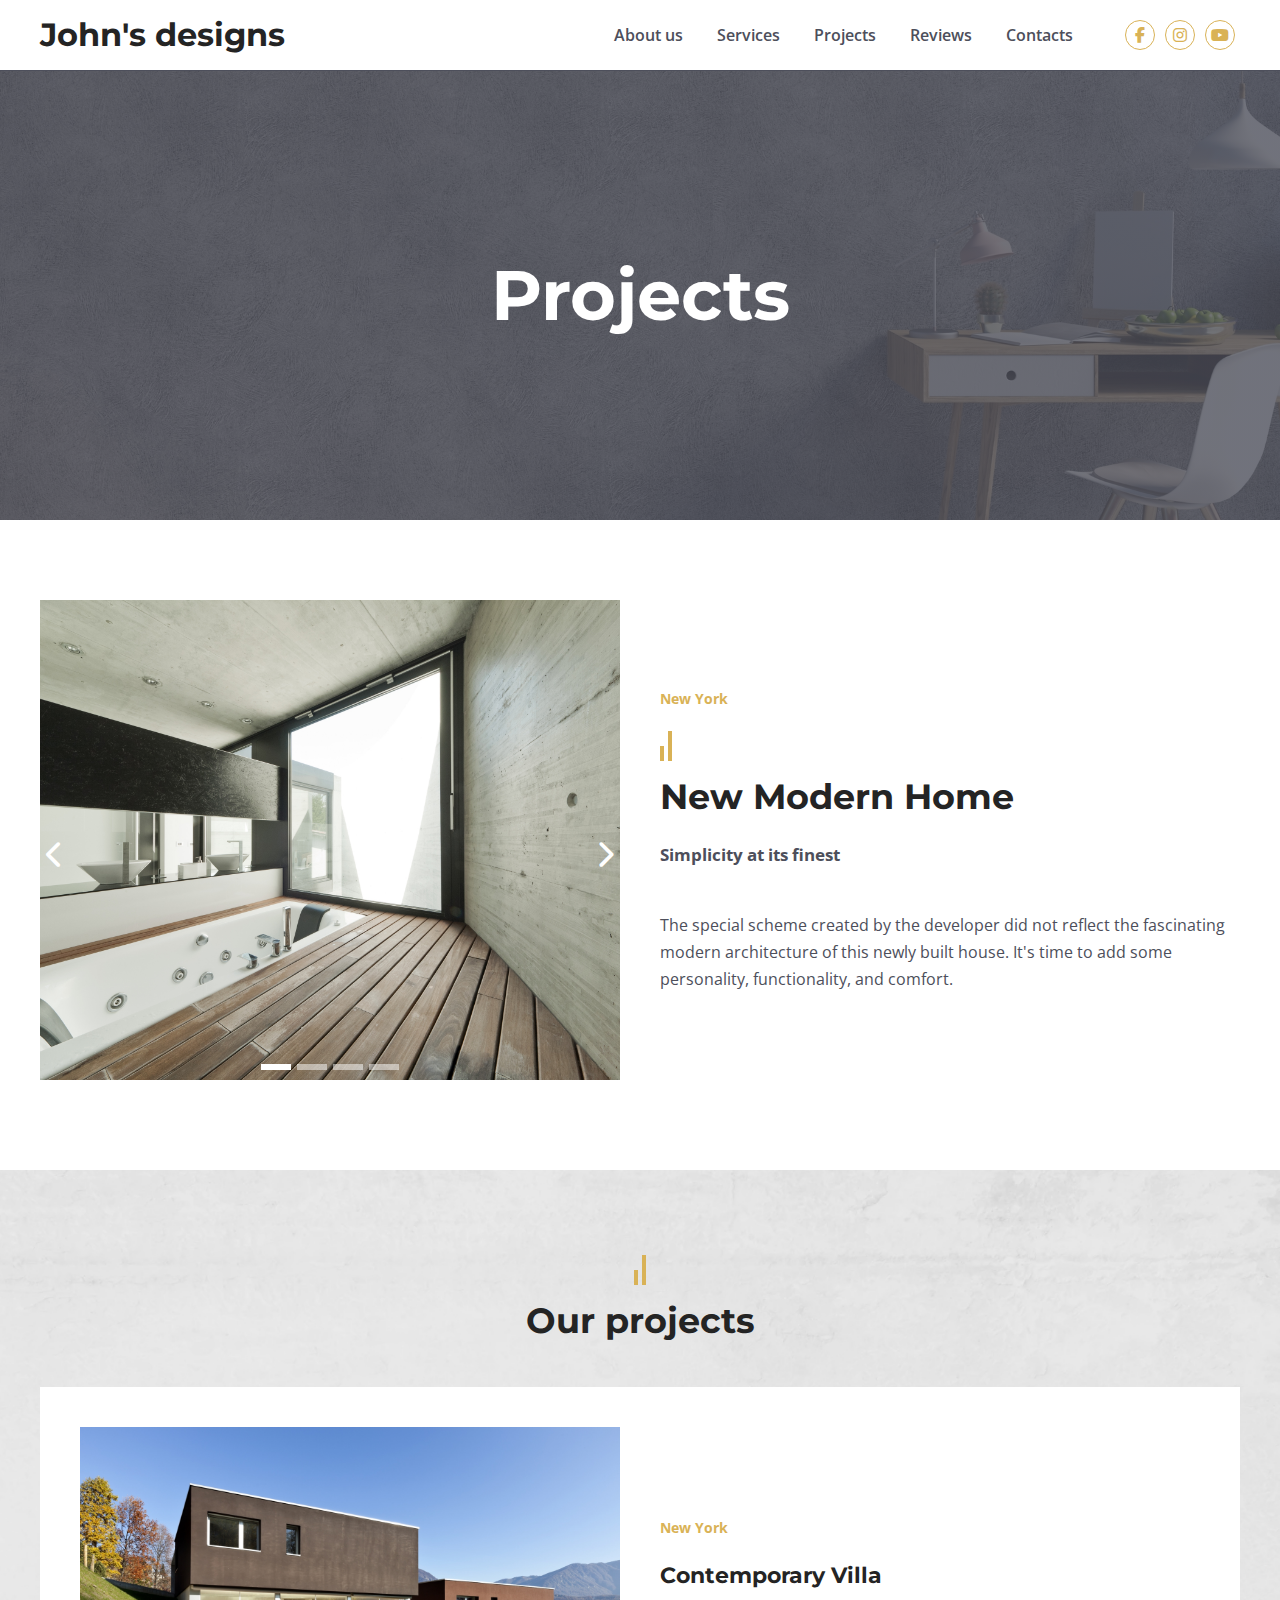
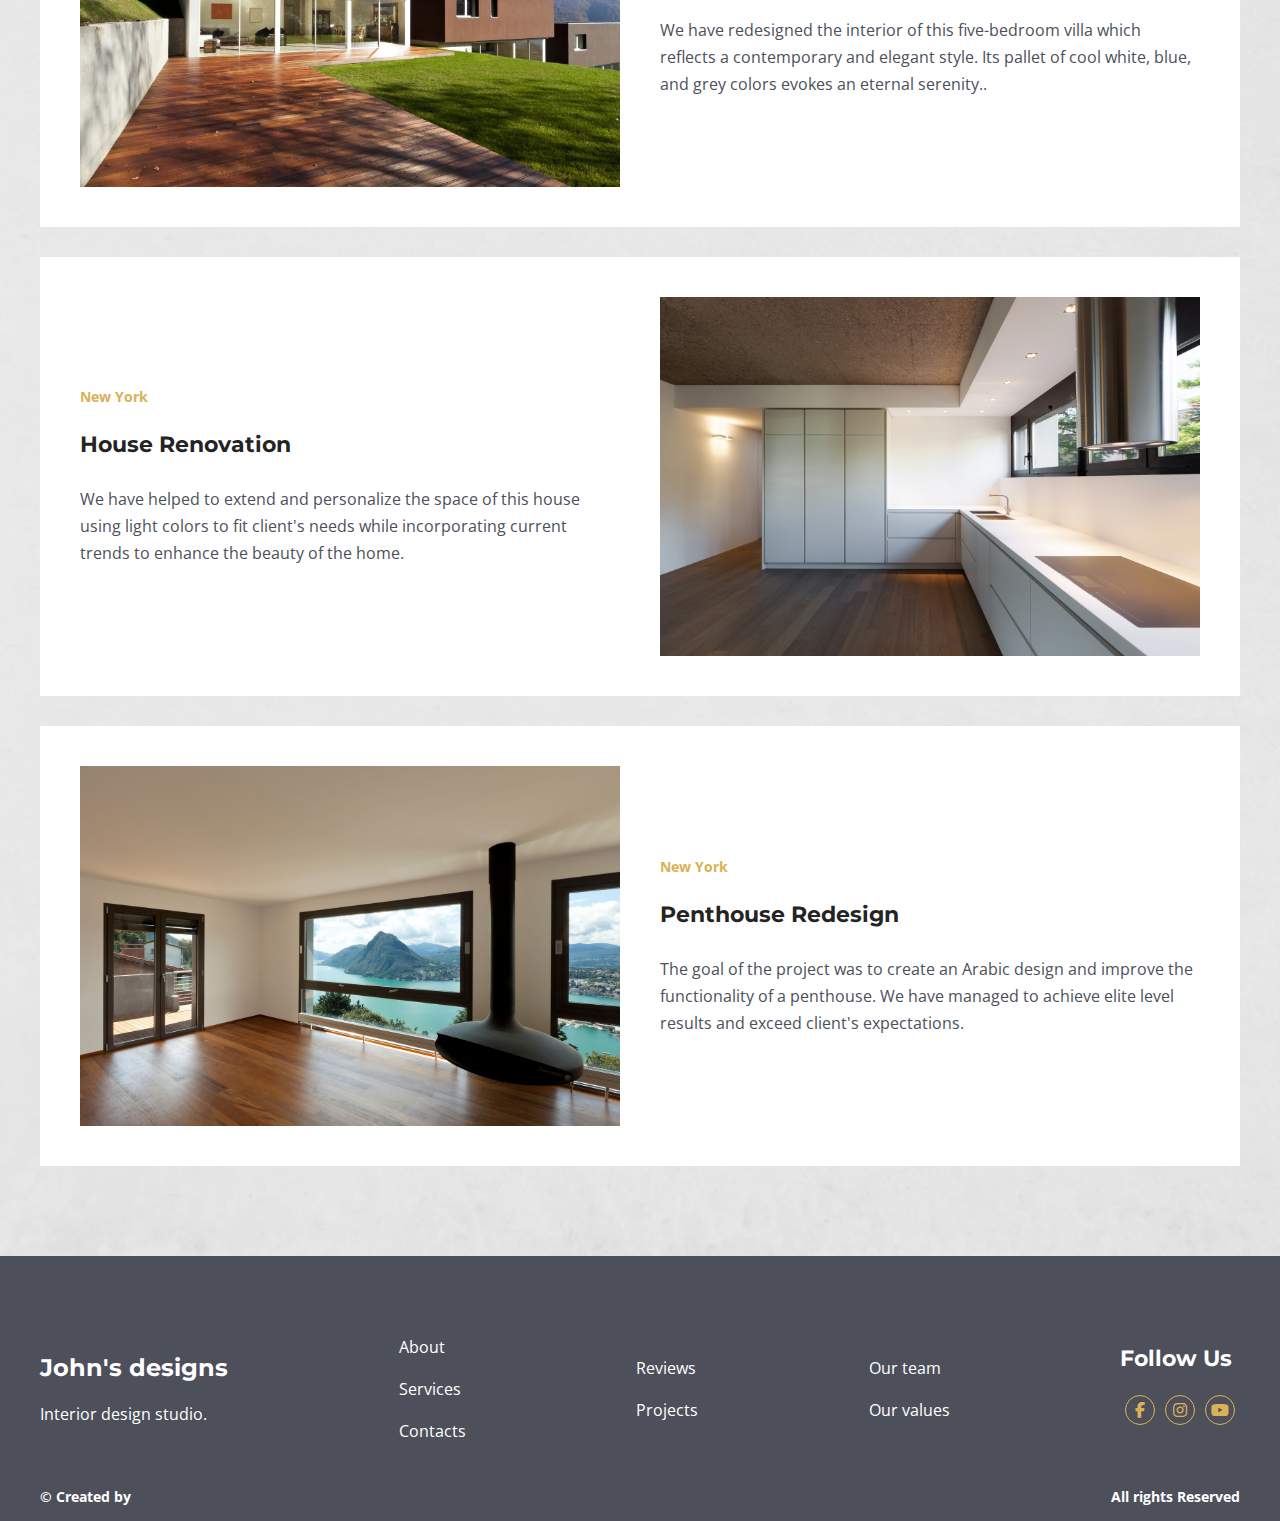
<file: projects.html>
<!DOCTYPE html>
<html lang="en">

<head>
    <meta charset="UTF-8" />
    <meta http-equiv="X-UA-Compatible" content="IE=edge" />
    <meta name="viewport" content="width=device-width, initial-scale=1.0" />
    <title>Reviews</title>
    <link rel="icon" type="image/png"
        href="https://res2.weblium.site/res/5cb9c36ac3fd82002369e514/5d91f0346ad93d0026df1bdc_optimized">
    <link rel="stylesheet" href="https://cdnjs.cloudflare.com/ajax/libs/font-awesome/6.1.1/css/all.min.css">
    <link rel="stylesheet" href="css/projects.css" />
</head>

<body>
    <header class="header">
        <nav class="navigation">
            <div class="container">
                <div class="navigation-logo"><a href="index.html">John's designs</a>
                    <div class="navigation-burger"><span></span></div>
                </div>
                <div class="navigation-wrapper">
                    <div class="navigation-menu">
                        <a class="navigation-menu-item" href="about.html">About us</a>
                        <a class="navigation-menu-item" href="services.html">Services</a>
                        <a class="navigation-menu-item" href="#">Projects</a>
                        <a class="navigation-menu-item" href="reviews.html">Reviews</a>
                        <a class="navigation-menu-item" href="contacts.html">Contacts</a>
                    </div>
                    <div class="navigation-social">
                        <a href="https://www.facebook.com" target="_blank">
                            <div class="navigation-icon"><i class="fa-brands fa-facebook-f"></i></div>
                        </a>
                        <a href="https://www.instagram.com" target="_blank">
                            <div class="navigation-icon"><i class="fa-brands fa-instagram"></i></div>
                        </a>
                        <a href="https://www.youtube.com" target="_blank">
                            <div class="navigation-icon"><i class="fa-brands fa-youtube"></i></div>
                        </a>
                    </div>
                </div>
            </div>
        </nav>
        <div class="banner">
            <h1 class="banner-title container">
                Projects
            </h1>
        </div>
    </header>
    <main>
        <section class="modern container">
            <div class="modern-content">
                <h5 class="modern-city">New York</h5>
                <div class="title-decor">
                    <div class="decor-line"></div>
                    <div class="decor-line"></div>
                </div>
                <h2 class="modern-title">New Modern Home</h2>
                <h4 class="modern-subtitle">Simplicity at its finest</h4>
                <p class="modern-description">
                    The special scheme created by the developer did not reflect the fascinating modern architecture of
                    this newly built
                    house. It's time to add some personality, functionality, and comfort.
                </p>
            </div>
            <div class="modern-slider">
                <button class="btn modern-slider-button-left">
                    <i class="fa-solid fa-chevron-left"></i>
                </button>
                <div class="image-container">
                    <div class="modern-image">
                        <img src="img/projects/modern_1.jpeg" alt="Modern Home">
                    </div>
                    <div class="modern-image">
                        <img src="img/projects/modern_2.jpeg" alt="Modern Home">
                    </div>
                    <div class="modern-image">
                        <img src="img/projects/modern_3.jpeg" alt="Modern Home">
                    </div>
                    <div class="modern-image">
                        <img src="img/projects/modern_4.jpeg" alt="Modern Home">
                    </div>
                </div>
                <button class="btn modern-slider-button-right">
                    <i class="fa-solid fa-chevron-right"></i>
                </button>
            </div>
        </section>
        <section class="projects">
            <div class="projects-wrapper container">
                <div class="title-decor">
                    <div class="decor-line"></div>
                    <div class="decor-line"></div>
                </div>
                <h2 class="projects-title">Our projects</h2>
                <div class="projects-inner">
                    <div class="projects-image"><img src="img/projects/project_1.jpeg" alt="Conte mporary Villa"></div>
                    <div class="projects-card">
                        <h5 class="projects-city">New York</h5>
                        <h3 class="projects-card-title">Contemporary Villa</h3>
                        <p class="projects-card-description">We have redesigned the interior of this five-bedroom villa
                            which reflects a contemporary and elegant style. Its pallet
                            of cool white, blue, and grey colors evokes an eternal serenity..
                        </p>
                    </div>
                </div>
                <div class="projects-inner-reverse">
                    <div class="projects-image"><img src="img/projects/project_2.jpeg" alt="House Renovation"></div>
                    <div class="projects-card">
                        <h5 class="projects-city">New York</h5>
                        <h3 class="projects-card-title">House Renovation</h3>
                        <p class="projects-card-description">We have helped to extend and personalize the space of this
                            house using light colors to fit client's needs while
                            incorporating current trends to enhance the beauty of the home.
                        </p>
                    </div>
                </div>
                <div class="projects-inner">
                    <div class="projects-image"><img src="img/projects/project_3.jpeg" alt="services photo"></div>
                    <div class="projects-card">
                        <h5 class="projects-city">New York</h5>
                        <h3 class="projects-card-title">Penthouse Redesign</h3>
                        <p class="projects-card-description">The goal of the project was to create an Arabic design and
                            improve the functionality of a penthouse. We have managed to
                            achieve elite level results and exceed client's expectations.
                        </p>
                    </div>
                </div>
            </div>
        </section>
    </main>
    <footer class="footer">
        <div class="footer-top container">
            <div class="footer-inner">
                <a class="footer-logo" href="index.html">John's designs</a>
                <span class="footer-text">Interior design studio.</span>
            </div>
            <div class="footer-inner">
                <a class="footer-menu-item" href="about.html">About</a>
                <a class="footer-menu-item" href="services.html">Services</a>
                <a class="footer-menu-item" href="contacts.html">Contacts</a>
            </div>
            <div class="footer-inner">
                <a class="footer-menu-item" href="reviews.html">Reviews</a>
                <a class="footer-menu-item" href="#">Projects</a>
            </div>
            <div class="footer-inner">
                <a class="footer-menu-item" href="index.html#team">Our team</a>
                <a class="footer-menu-item" href="about.html#values">Our values</a>
            </div>
            <div class="footer-inner">
                <h3 class="footer-title">Follow Us</h3>
                <div class="footer-socials">
                    <a href="https://www.facebook.com" target="_blank">
                        <div class="footer-icon"><i class="fa-brands fa-facebook-f"></i></div>
                    </a>
                    <a href="https://www.instagram.com" target="_blank">
                        <div class="footer-icon"><i class="fa-brands fa-instagram"></i></div>
                    </a>
                    <a href="https://www.youtube.com" target="_blank">
                        <div class="footer-icon"><i class="fa-brands fa-youtube"></i></div>
                    </a>
                </div>
            </div>
        </div>
        <div class="footer-bottom container">
            <span class="footer-copy">© Created by</span>
            <span class="footer-copy">All rights Reserved</span>
        </div>
    </footer>
    <script src="js/burger-menu.js"></script>
    <script src="js/projects-modern-slider.js"></script>
</body>

</html>
</file>
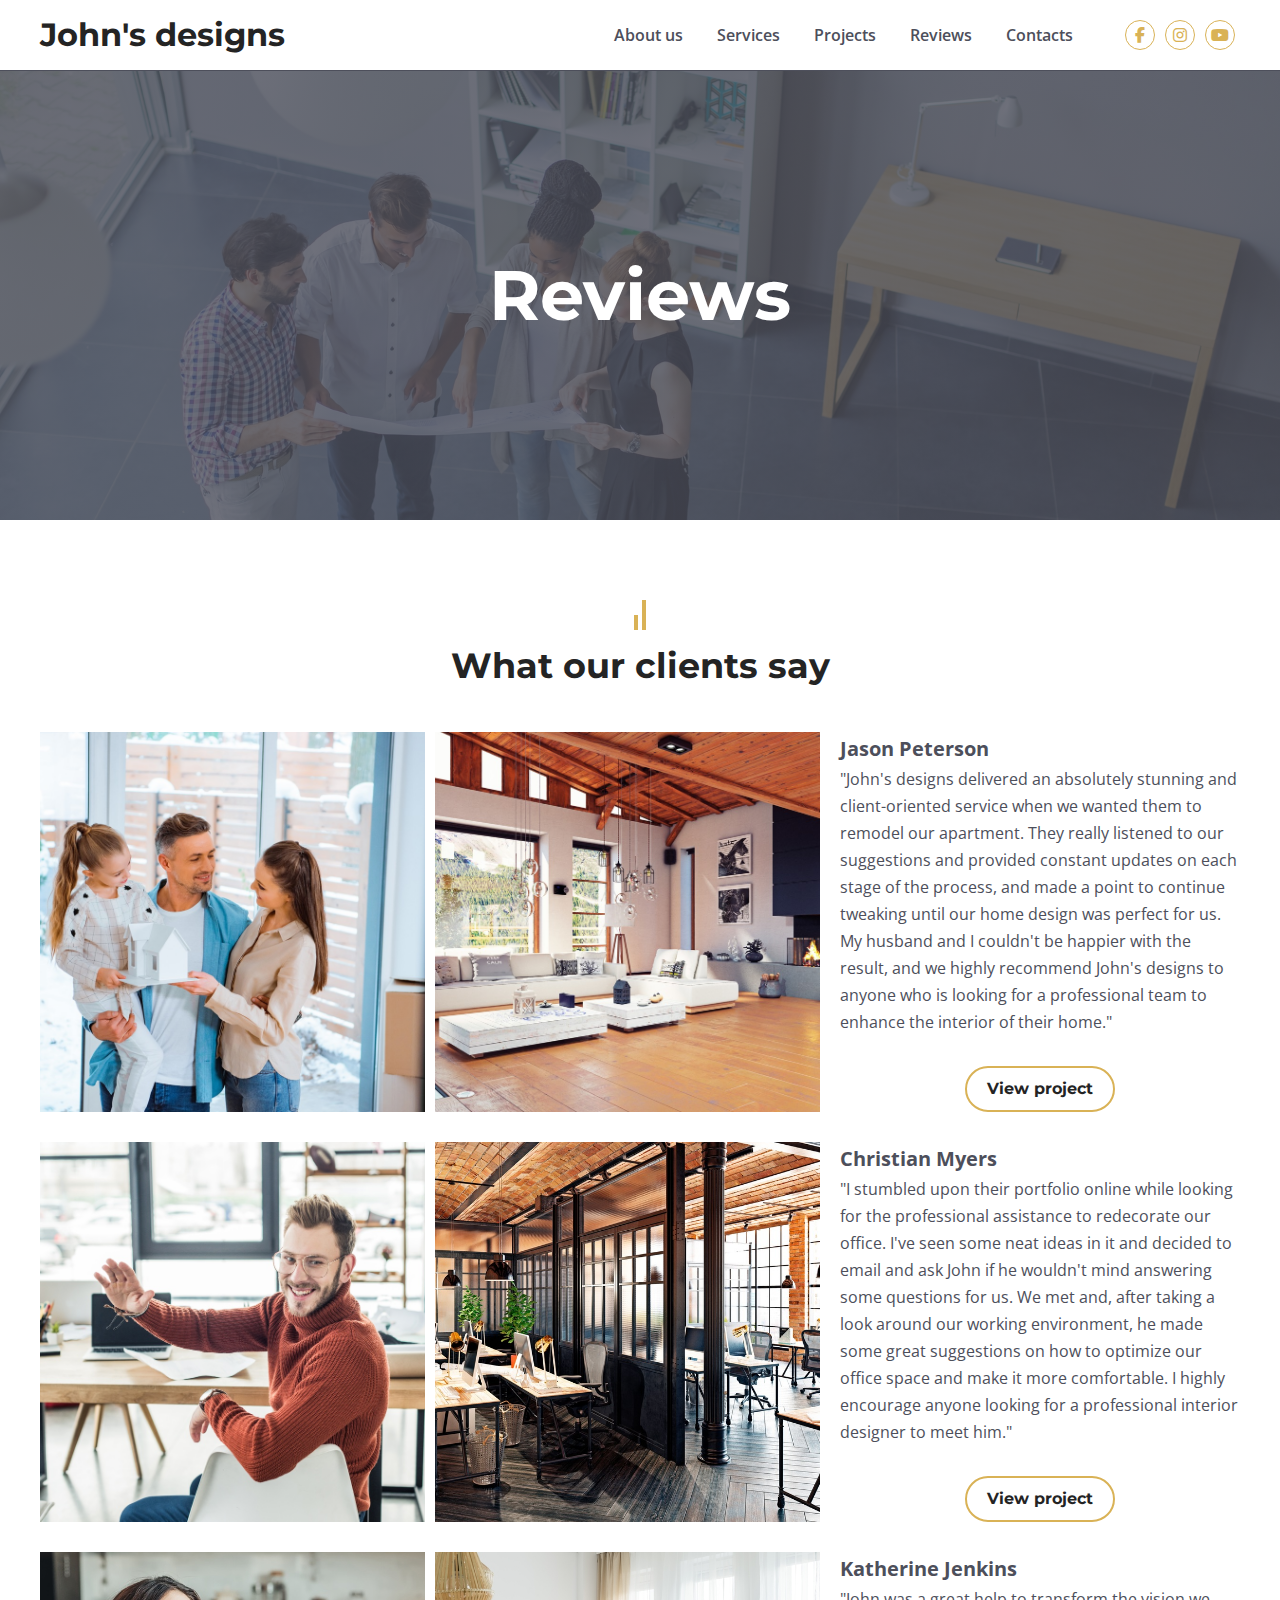
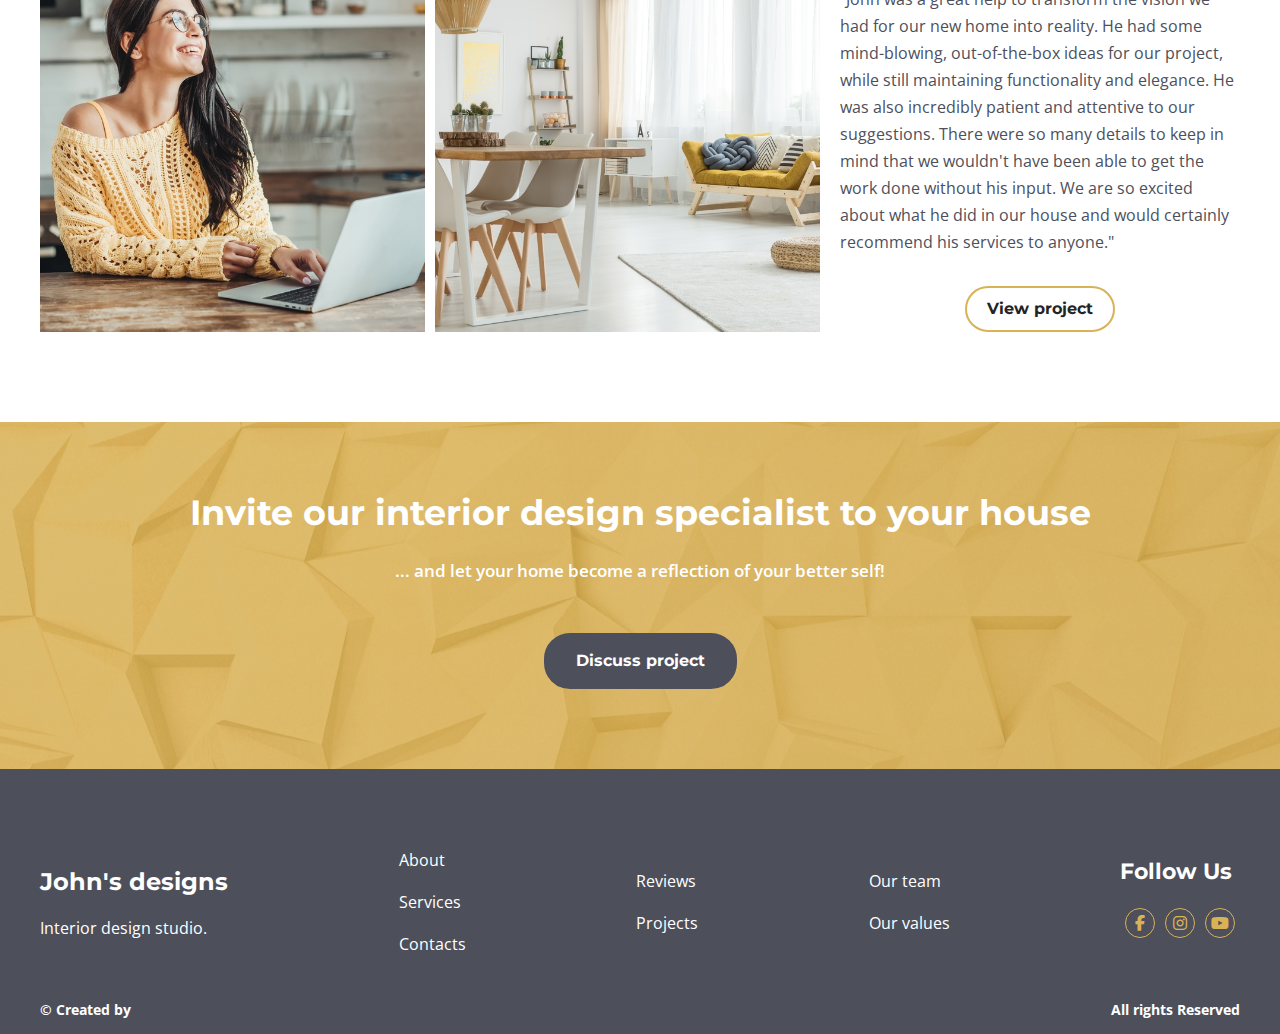
<file: reviews.html>
<!DOCTYPE html>
<html lang="en">

<head>
    <meta charset="UTF-8" />
    <meta http-equiv="X-UA-Compatible" content="IE=edge" />
    <meta name="viewport" content="width=device-width, initial-scale=1.0" />
    <title>Reviews</title>
    <link rel="icon" type="image/png"
        href="https://res2.weblium.site/res/5cb9c36ac3fd82002369e514/5d91f0346ad93d0026df1bdc_optimized">
    <link rel="stylesheet" href="https://cdnjs.cloudflare.com/ajax/libs/font-awesome/6.1.1/css/all.min.css">
    <link rel="stylesheet" href="css/reviews.css" />
</head>

<body>
    <header class="header">
        <nav class="navigation">
            <div class="container">
                <div class="navigation-logo"><a href="index.html">John's designs</a>
                    <div class="navigation-burger"><span></span></div>
                </div>
                <div class="navigation-wrapper">
                    <div class="navigation-menu">
                        <a class="navigation-menu-item" href="about.html">About us</a>
                        <a class="navigation-menu-item" href="services.html">Services</a>
                        <a class="navigation-menu-item" href="projects.html">Projects</a>
                        <a class="navigation-menu-item" href="#">Reviews</a>
                        <a class="navigation-menu-item" href="contacts.html">Contacts</a>
                    </div>
                    <div class="navigation-social">
                        <a href="https://www.facebook.com" target="_blank">
                            <div class="navigation-icon"><i class="fa-brands fa-facebook-f"></i></div>
                        </a>
                        <a href="https://www.instagram.com" target="_blank">
                            <div class="navigation-icon"><i class="fa-brands fa-instagram"></i></div>
                        </a>
                        <a href="https://www.youtube.com" target="_blank">
                            <div class="navigation-icon"><i class="fa-brands fa-youtube"></i></div>
                        </a>
                    </div>
                </div>
            </div>
        </nav>
        <div class="banner">
            <h1 class="banner-title container">
                Reviews
            </h1>
        </div>
    </header>
    <main>
        <section class="reviews container">
            <div class="title-decor">
                <div class="decor-line"></div>
                <div class="decor-line"></div>
            </div>
            <h2 class="reviews-title">What our clients say</h2>
            <div class="reviews-inner">
                <div class="reviews-photos">
                    <div class="reviews-photo"><img src="img/reviews/reviews1.jfif" alt="reviews photo"></div>
                    <div class="reviews-photo"><img src="img/reviews/reviews2.jfif" alt="reviews photo"></div>
                </div>
                <div class="reviews-content">
                    <h4 class="reviews-content-title">Jason Peterson</h4>
                    <p class="reviews-conten-text">"John's designs delivered an absolutely stunning and client-oriented
                        service when we wanted them to remodel our
                        apartment. They really listened to our suggestions and provided constant updates on each stage
                        of
                        the process, and made
                        a point to continue tweaking until our home design was perfect for us.
                        My husband and I couldn't be happier with the result, and we highly recommend John's designs to
                        anyone who is looking
                        for a professional team to enhance the interior of their home."</p>
                    <div class="reviews-btn button"><a href="projects.html">View project</a></div>
                </div>
            </div>
            <div class="reviews-inner">
                <div class="reviews-photos">
                    <div class="reviews-photo"><img src="img/reviews/reviews3.jfif" alt="reviews photo"></div>
                    <div class="reviews-photo"><img src="img/reviews/reviews4.jfif" alt="reviews photo"></div>
                </div>
                <div class="reviews-content">
                    <h4 class="reviews-content-title">Christian Myers</h4>
                    <p class="reviews-conten-text">"I stumbled upon their portfolio online while looking for the
                        professional assistance to redecorate our office. I've
                        seen some neat ideas in it and decided to email and ask John if he wouldn't mind answering some
                        questions for us. We met
                        and, after taking a look around our working environment, he made some great suggestions on how
                        to
                        optimize our office
                        space and make it more comfortable. I highly encourage anyone looking for a professional
                        interior
                        designer to meet him."</p>
                    <div class="reviews-btn button"><a href="projects.html">View project</a></div>
                </div>
            </div>
            <div class="reviews-inner">
                <div class="reviews-photos">
                    <div class="reviews-photo"><img src="img/reviews/reviews5.jfif" alt="reviews photo"></div>
                    <div class="reviews-photo"><img src="img/reviews/reviews6.jfif" alt="reviews photo"></div>
                </div>
                <div class="reviews-content">
                    <h4 class="reviews-content-title">Katherine Jenkins</h4>
                    <p class="reviews-conten-text">"John was a great help to transform the vision we had for our new
                        home
                        into reality. He had some mind-blowing,
                        out-of-the-box ideas for our project, while still maintaining functionality and elegance. He was
                        also incredibly patient
                        and attentive to our suggestions. There were so many details to keep in mind that we wouldn't
                        have
                        been able to get the
                        work done without his input. We are so excited about what he did in our house and would
                        certainly
                        recommend his services
                        to anyone."</p>
                    <div class="reviews-btn button"><a href="projects.html">View project</a></div>
                </div>
            </div>

        </section>
        <section class="discuss">
            <div class="discuss-wrapper container">
                <h2 class="discuss-title">
                    Invite our interior design specialist to your house
                </h2>
                <h4 class="discuss-subtitle">
                    ... and let your home become a reflection of your better self!
                </h4>
                <div class="discuss-btn button"><a href="index.html#discuss">Discuss project</a></div>
            </div>
        </section>
    </main>
    <footer class="footer">
        <div class="footer-top container">
            <div class="footer-inner">
                <a class="footer-logo" href="index.html">John's designs</a>
                <span class="footer-text">Interior design studio.</span>
            </div>
            <div class="footer-inner">
                <a class="footer-menu-item" href="about.html">About</a>
                <a class="footer-menu-item" href="services.html">Services</a>
                <a class="footer-menu-item" href="contacts.html">Contacts</a>
            </div>
            <div class="footer-inner">
                <a class="footer-menu-item" href="#">Reviews</a>
                <a class="footer-menu-item" href="projects.html">Projects</a>
            </div>
            <div class="footer-inner">
                <a class="footer-menu-item" href="index.html#team">Our team</a>
                <a class="footer-menu-item" href="about.html#values">Our values</a>
            </div>
            <div class="footer-inner">
                <h3 class="footer-title">Follow Us</h3>
                <div class="footer-socials">
                    <a href="https://www.facebook.com" target="_blank">
                        <div class="footer-icon"><i class="fa-brands fa-facebook-f"></i></div>
                    </a>
                    <a href="https://www.instagram.com" target="_blank">
                        <div class="footer-icon"><i class="fa-brands fa-instagram"></i></div>
                    </a>
                    <a href="https://www.youtube.com" target="_blank">
                        <div class="footer-icon"><i class="fa-brands fa-youtube"></i></div>
                    </a>
                </div>
            </div>
        </div>
        <div class="footer-bottom container">
            <span class="footer-copy">© Created by</span>
            <span class="footer-copy">All rights Reserved</span>
        </div>
    </footer>
    <script src="js/burger-menu.js"></script>
</body>

</html>
</file>
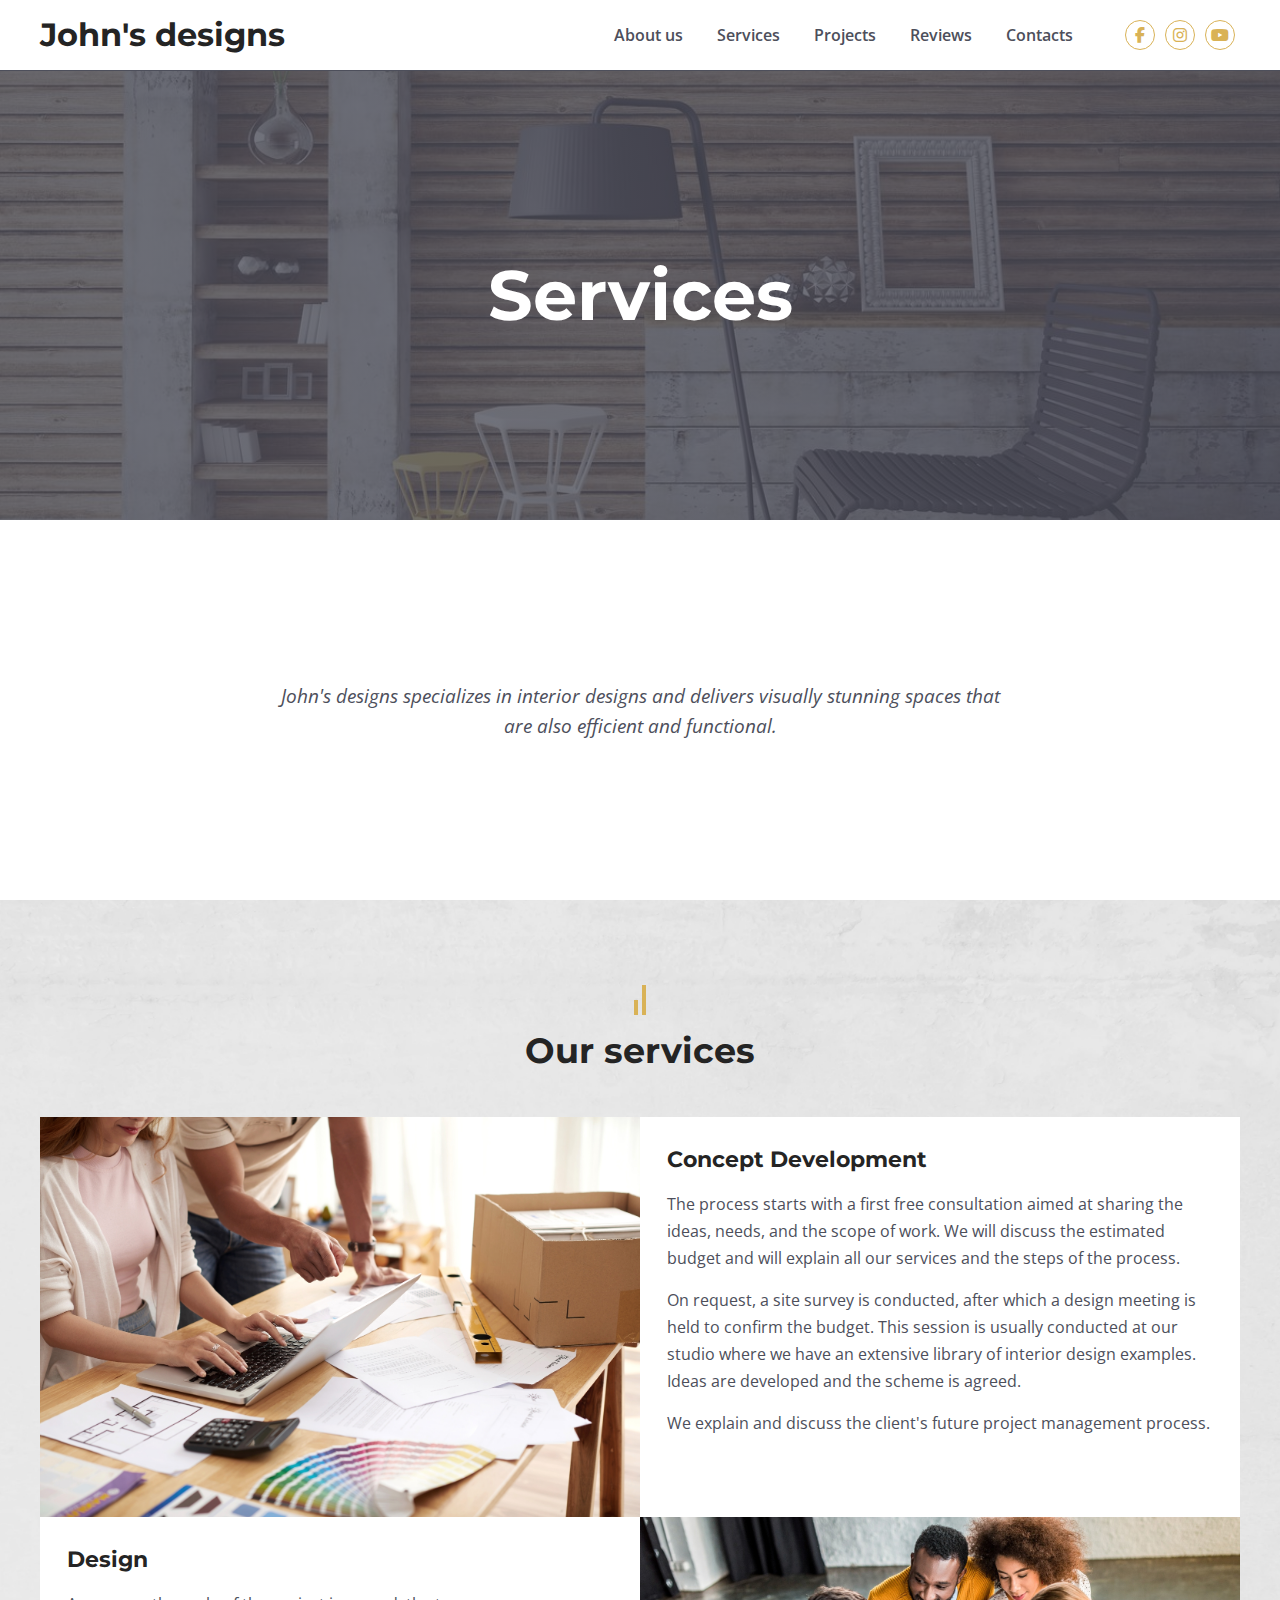
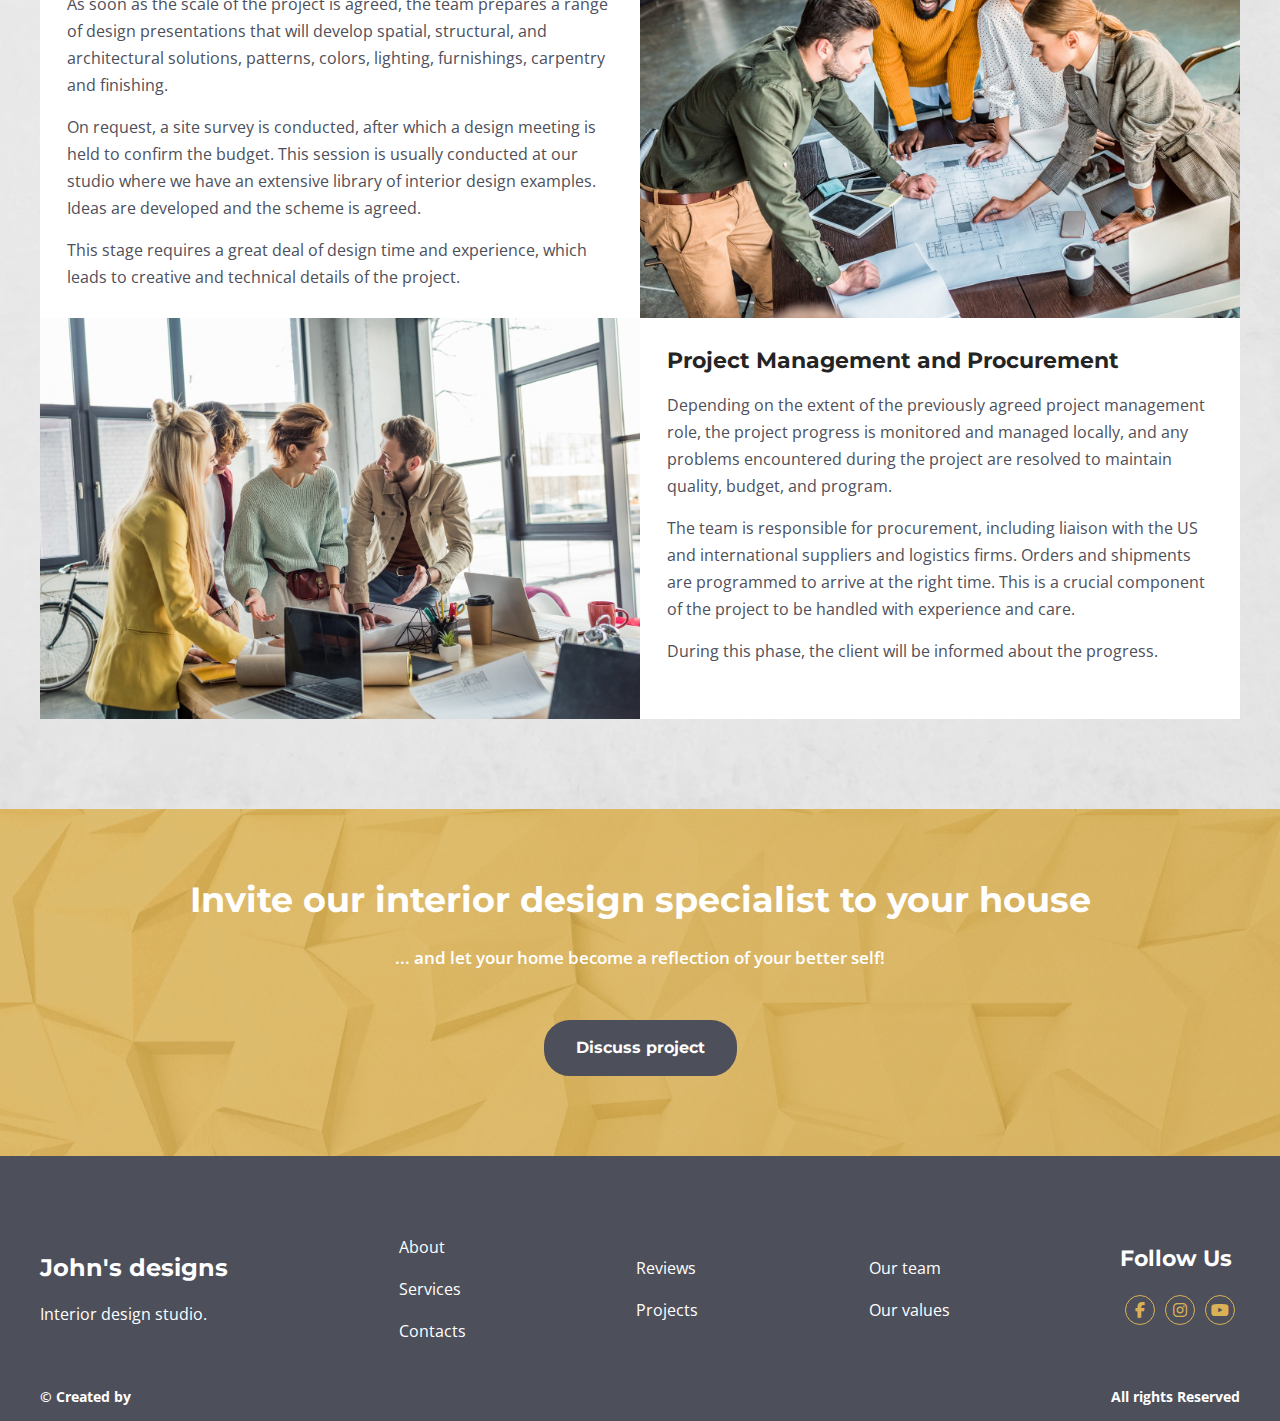
<file: services.html>
<!DOCTYPE html>
<html lang="en">

<head>
    <meta charset="UTF-8" />
    <meta http-equiv="X-UA-Compatible" content="IE=edge" />
    <meta name="viewport" content="width=device-width, initial-scale=1.0" />
    <title>Services</title>
    <link rel="icon" type="image/png"
        href="https://res2.weblium.site/res/5cb9c36ac3fd82002369e514/5d91f0346ad93d0026df1bdc_optimized">
    <link rel="stylesheet" href="https://cdnjs.cloudflare.com/ajax/libs/font-awesome/6.1.1/css/all.min.css">
    <link rel="stylesheet" href="css/services.css" />
</head>

<body>
    <header class="header">
        <nav class="navigation">
            <div class="container">
                <div class="navigation-logo"><a href="index.html">John's designs</a>
                    <div class="navigation-burger"><span></span></div>
                </div>
                <div class="navigation-wrapper">
                    <div class="navigation-menu">
                        <a class="navigation-menu-item" href="about.html">About us</a>
                        <a class="navigation-menu-item" href="#">Services</a>
                        <a class="navigation-menu-item" href="projects.html">Projects</a>
                        <a class="navigation-menu-item" href="reviews.html">Reviews</a>
                        <a class="navigation-menu-item" href="contacts.html">Contacts</a>
                    </div>
                    <div class="navigation-social">
                        <a href="https://www.facebook.com" target="_blank">
                            <div class="navigation-icon"><i class="fa-brands fa-facebook-f"></i></div>
                        </a>
                        <a href="https://www.instagram.com" target="_blank">
                            <div class="navigation-icon"><i class="fa-brands fa-instagram"></i></div>
                        </a>
                        <a href="https://www.youtube.com" target="_blank">
                            <div class="navigation-icon"><i class="fa-brands fa-youtube"></i></div>
                        </a>
                    </div>
                </div>
            </div>
        </nav>
        <div class="banner">
            <h1 class="banner-title container">
                Services
            </h1>
        </div>
        <div class="banner-bottom container">
            <p class="banner-text">
                John's designs specializes in interior designs and delivers visually stunning spaces that are also
                efficient
                and
                functional.
            </p>
        </div>
    </header>
    <main>
        <section class="services">
            <div class="services-wrapper container">
                <div class="title-decor">
                    <div class="decor-line"></div>
                    <div class="decor-line"></div>
                </div>
                <h2 class="services-title">Our services</h2>
                <div class="services-inner">
                    <div class="services-image"><img src="img/services/services1.jfif" alt="services photo"></div>
                    <div class="services-card">
                        <h3 class="services-card-title">Concept Development</h3>
                        <p class="services-card-description">The process starts with a first free consultation aimed at
                            sharing the ideas, needs, and the scope of work. We will
                            discuss the estimated budget and will explain all our services and the steps of the process.
                        </p>
                        <p class="services-card-description">On request, a site survey is conducted, after which a
                            design
                            meeting is held to confirm the budget. This session is
                            usually conducted at our studio where we have an extensive library of interior design
                            examples.
                            Ideas are developed and
                            the scheme is agreed.</p>
                        <p class="services-card-description">We explain and discuss the client's future project
                            management
                            process.</p>
                    </div>
                </div>
                <div class="services-inner-reverse">
                    <div class="services-image"><img src="img/services/services2.jfif" alt="services photo"></div>
                    <div class="services-card">
                        <h3 class="services-card-title">Design</h3>
                        <p class="services-card-description">As soon as the scale of the project is agreed, the team
                            prepares a range of design presentations that will develop
                            spatial, structural, and architectural solutions, patterns, colors, lighting, furnishings,
                            carpentry and finishing.</p>
                        <p class="services-card-description">On request, a site survey is conducted, after which a
                            design
                            meeting is held to confirm the budget. This session is
                            usually conducted at our studio where we have an extensive library of interior design
                            examples.
                            Ideas are developed and
                            the scheme is agreed.</p>
                        <p class="services-card-description">This stage requires a great deal of design time and
                            experience,
                            which leads to creative and technical details of the
                            project.</p>
                    </div>
                </div>
                <div class="services-inner">
                    <div class="services-image"><img src="img/services/services3.jfif" alt="services photo"></div>
                    <div class="services-card">
                        <h3 class="services-card-title">Project Management and Procurement</h3>
                        <p class="services-card-description">Depending on the extent of the previously agreed project
                            management role, the project progress is monitored and managed
                            locally, and any problems encountered during the project are resolved to maintain quality,
                            budget, and program.
                        </p>
                        <p class="services-card-description">The team is responsible for procurement, including liaison
                            with
                            the US and international suppliers and logistics firms.
                            Orders and shipments are programmed to arrive at the right time. This is a crucial component
                            of
                            the project to be
                            handled with experience and care.</p>
                        <p class="services-card-description">During this phase, the client will be informed about the
                            progress.</p>
                    </div>
                </div>
            </div>
        </section>
        <section class="discuss">
            <div class="discuss-wrapper container">
                <h2 class="discuss-title">
                    Invite our interior design specialist to your house
                </h2>
                <h4 class="discuss-subtitle">
                    ... and let your home become a reflection of your better self!
                </h4>
                <div class="discuss-btn button"><a href="index.html#discuss">Discuss project</a></div>
            </div>
        </section>
    </main>
    <footer class="footer">
        <div class="footer-top container">
            <div class="footer-inner">
                <a class="footer-logo" href="#">John's designs</a>
                <span class="footer-text">Interior design studio.</span>
            </div>
            <div class="footer-inner">
                <a class="footer-menu-item" href="about.html">About</a>
                <a class="footer-menu-item" href="#">Services</a>
                <a class="footer-menu-item" href="contacts.html">Contacts</a>
            </div>
            <div class="footer-inner">
                <a class="footer-menu-item" href="reviews.html">Reviews</a>
                <a class="footer-menu-item" href="projects.html">Projects</a>
            </div>
            <div class="footer-inner">
                <a class="footer-menu-item" href="index.html#team">Our team</a>
                <a class="footer-menu-item" href="about.html#values">Our values</a>
            </div>
            <div class="footer-inner">
                <h3 class="footer-title">Follow Us</h3>
                <div class="footer-socials">
                    <a href="https://www.facebook.com" target="_blank">
                        <div class="footer-icon"><i class="fa-brands fa-facebook-f"></i></div>
                    </a>
                    <a href="https://www.instagram.com" target="_blank">
                        <div class="footer-icon"><i class="fa-brands fa-instagram"></i></div>
                    </a>
                    <a href="https://www.youtube.com" target="_blank">
                        <div class="footer-icon"><i class="fa-brands fa-youtube"></i></div>
                    </a>
                </div>
            </div>
        </div>
        <div class="footer-bottom container">
            <span class="footer-copy">© Created by</span>
            <span class="footer-copy">All rights Reserved</span>
        </div>
    </footer>
    <script src="js/burger-menu.js"></script>
</body>

</html>
</file>
<file: css/index.css>
@import url(common.css);
@import url(header-nav.css);
@import url(index-banner.css);
@import url(index-about.css);
@import url(index-services.css);
@import url(index-portfolio.css);
@import url(discuss.css);
@import url(index-team.css);
@import url(index-awards.css);
@import url(index-benefits.css);
@import url(index-quote.css);
@import url(index-reviews.css);
@import url(index-press.css);
@import url(index-contact.css);
@import url(footer.css);
</file>
<file: css/about.css>
@import url(common.css);
@import url(header-nav.css);
@import url(about-banner.css);
@import url(about-studio.css);
@import url(about-values.css);
@import url(about-quote.css);
@import url(discuss.css);
@import url(footer.css);
</file>
<file: css/contacts.css>
@import url(common.css);
@import url(header-nav.css);
@import url(contacts-banner.css);
@import url(contacts-contacts.css);
@import url(footer.css);
</file>
<file: css/projects.css>
@import url(common.css);
@import url(header-nav.css);
@import url(projects-banner.css);
@import url(projects-modern.css);
@import url(projects-projects.css);
@import url(footer.css);
</file>
<file: css/reviews.css>
@import url(common.css);
@import url(header-nav.css);
@import url(reviews-banner.css);
@import url(reviews-reviews.css);
@import url(discuss.css);
@import url(footer.css);
</file>
<file: css/services.css>
@import url(common.css);
@import url(header-nav.css);
@import url(services-banner.css);
@import url(services-services.css);
@import url(discuss.css);
@import url(footer.css);
</file>
